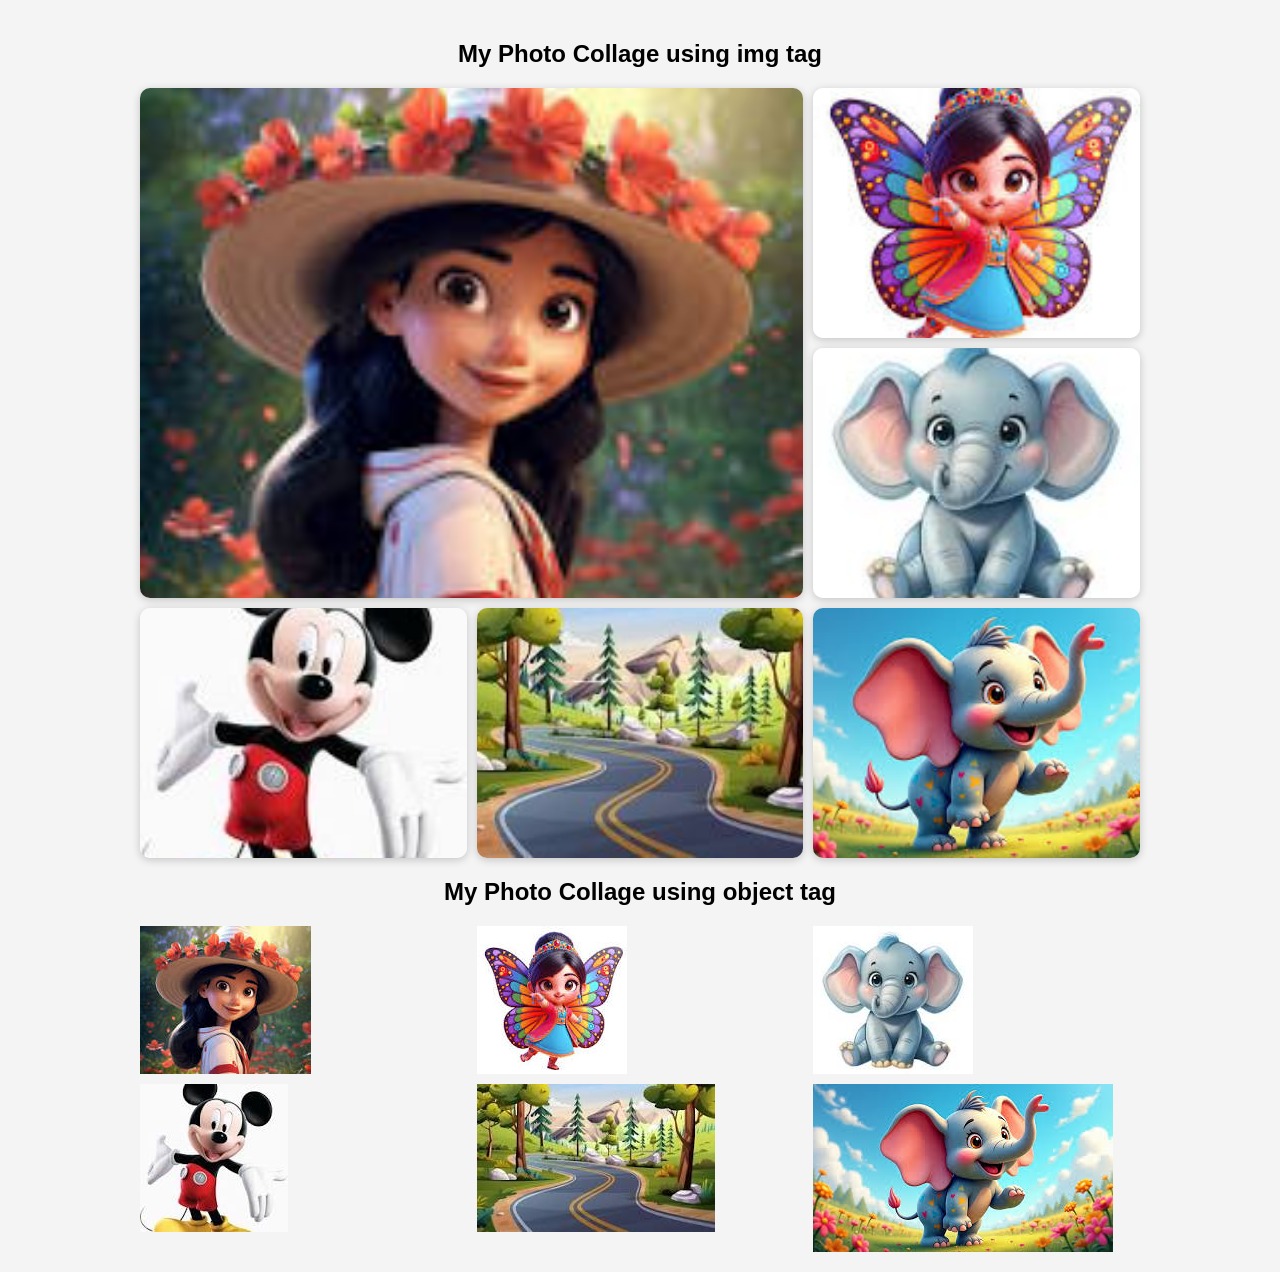
<file: src/collage.html>
<!DOCTYPE html>
<html lang="en">
<head>
<meta charset="UTF-8">
<meta name="viewport" content="width=device-width, initial-scale=1.0">
<title>Photo Collage</title>
<style>
    body {
        margin: 0;
        padding: 20px;
        background: #f4f4f4;
        font-family: Arial, sans-serif;
    }

    .collage {
        display: grid;
        grid-template-columns: repeat(3, 1fr);
        gap: 10px;
        max-width: 1000px;
        margin: auto;
    }

    .collage img {
        width: 100%;
        height: 250px;
        object-fit: cover;
        border-radius: 10px;
        box-shadow: 0 2px 8px rgba(0,0,0,0.2);
    }

    .large {
        grid-column: span 2;
        grid-row: span 2;
        height: 510px !important;
    }
</style>
</head>
<body>

<h2 style="text-align:center;">My Photo Collage using img tag</h2>

<div class="collage">
    <img src="../media/image/Photo1.jpg" alt="Photo 1" class="large">
    <img src="../media/image/Photo2.jpg" alt="Photo 2">
    <img src="../media/image/Photo3.jpg" alt="Photo 3">
    <img src="../media/image/Photo4.jpg" alt="Photo 4">
    <img src="../media/image/Photo5.jpg" alt="Photo 5">
    <img src="../media/image/Photo6.jpg" alt="Photo 6">
</div>

<h2 style="text-align:center;">My Photo Collage using object tag</h2>

<div class="collage">

    <object data="../media/image/Photo1.jpg"></object>
    <object data="../media/image/Photo2.jpg"></object>
    <object data="../media/image/Photo3.jpg"></object>
    <object data="../media/image/Photo4.jpg"></object>
    <object data="../media/image/Photo5.jpg"></object>
    <object data="../media/image/Photo6.jpg"></object>
</div>

</body>
</html>
</file>
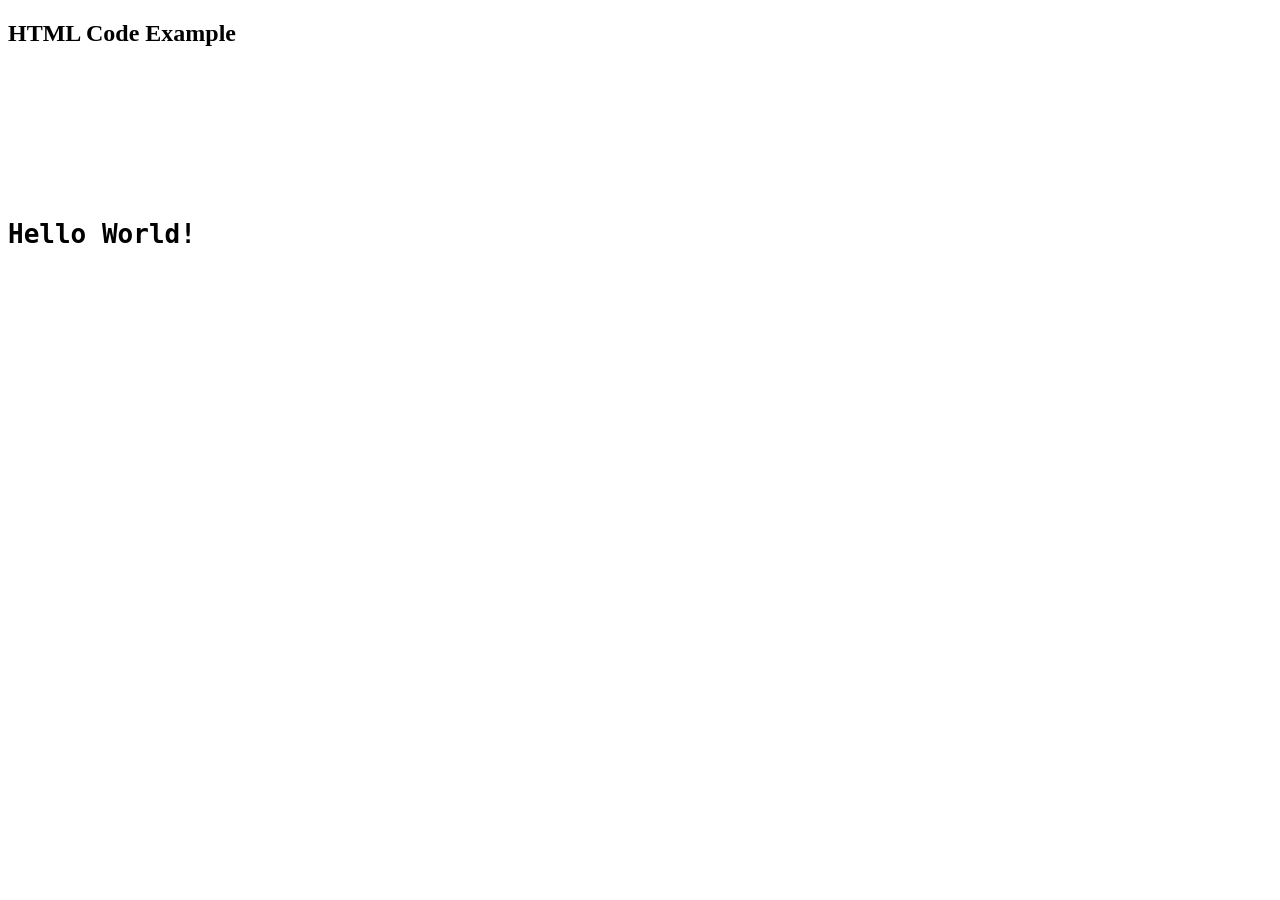
<file: src/embed_code.html>
<!DOCTYPE html>
<html lang="en">
<head>
    <meta charset="UTF-8">
    <meta name="viewport" content="width=device-width, initial-scale=1.0">
    <title>Embedding My Code</title>
</head>
<body>
    <h2>HTML Code Example</h2>

    <pre><code>

    <!DOCTYPE html>
    <html>
    <head>
        <title>My code Page</title>
    </head>
    <body>
        <h1>Hello World!</h1>
    </body>
    </html>

    </code></pre>

</body>
</html>
</file>
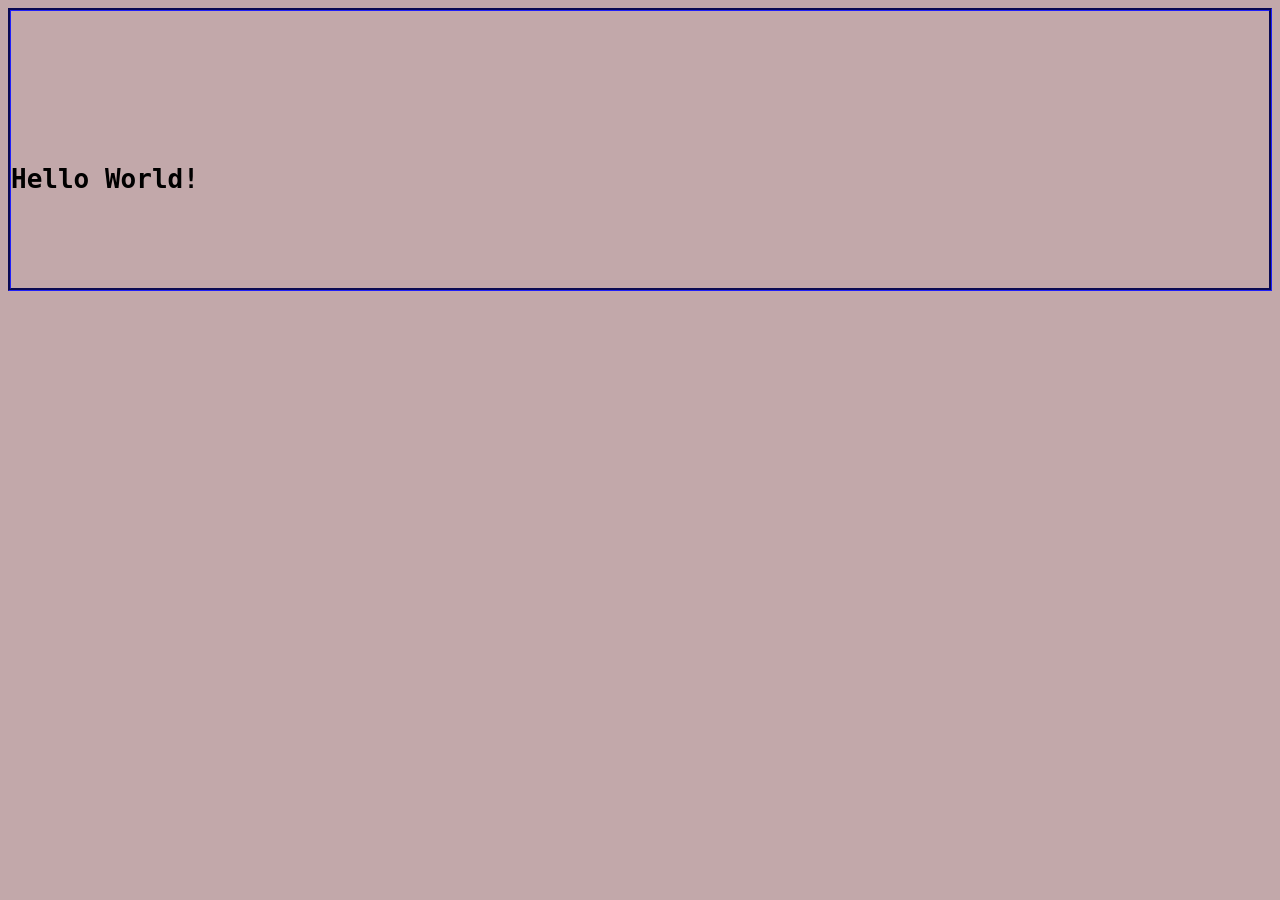
<file: src/snippet.html>
<!DOCTYPE html>
<html lang="en">
<head>
    <meta charset="UTF-8">
    <meta name="viewport" content="width=device-width, initial-scale=1.0">
    <title>Document</title>
</head>
<body style="background-color:#c2a8aa; border: #1515a5; border-style: groove; border-width:4;">
    <p style="color: black; column-count:2px; column-gap:10px">
        <pre><code>
            <!DOCTYPE html>
            <html>
            <head>
                <title>My Page</title>
            </head>
            <body>
                <h1>Hello World!</h1>
            </body>
            </html>
        </code></pre>
        </p>
</body>
</html>
</file>
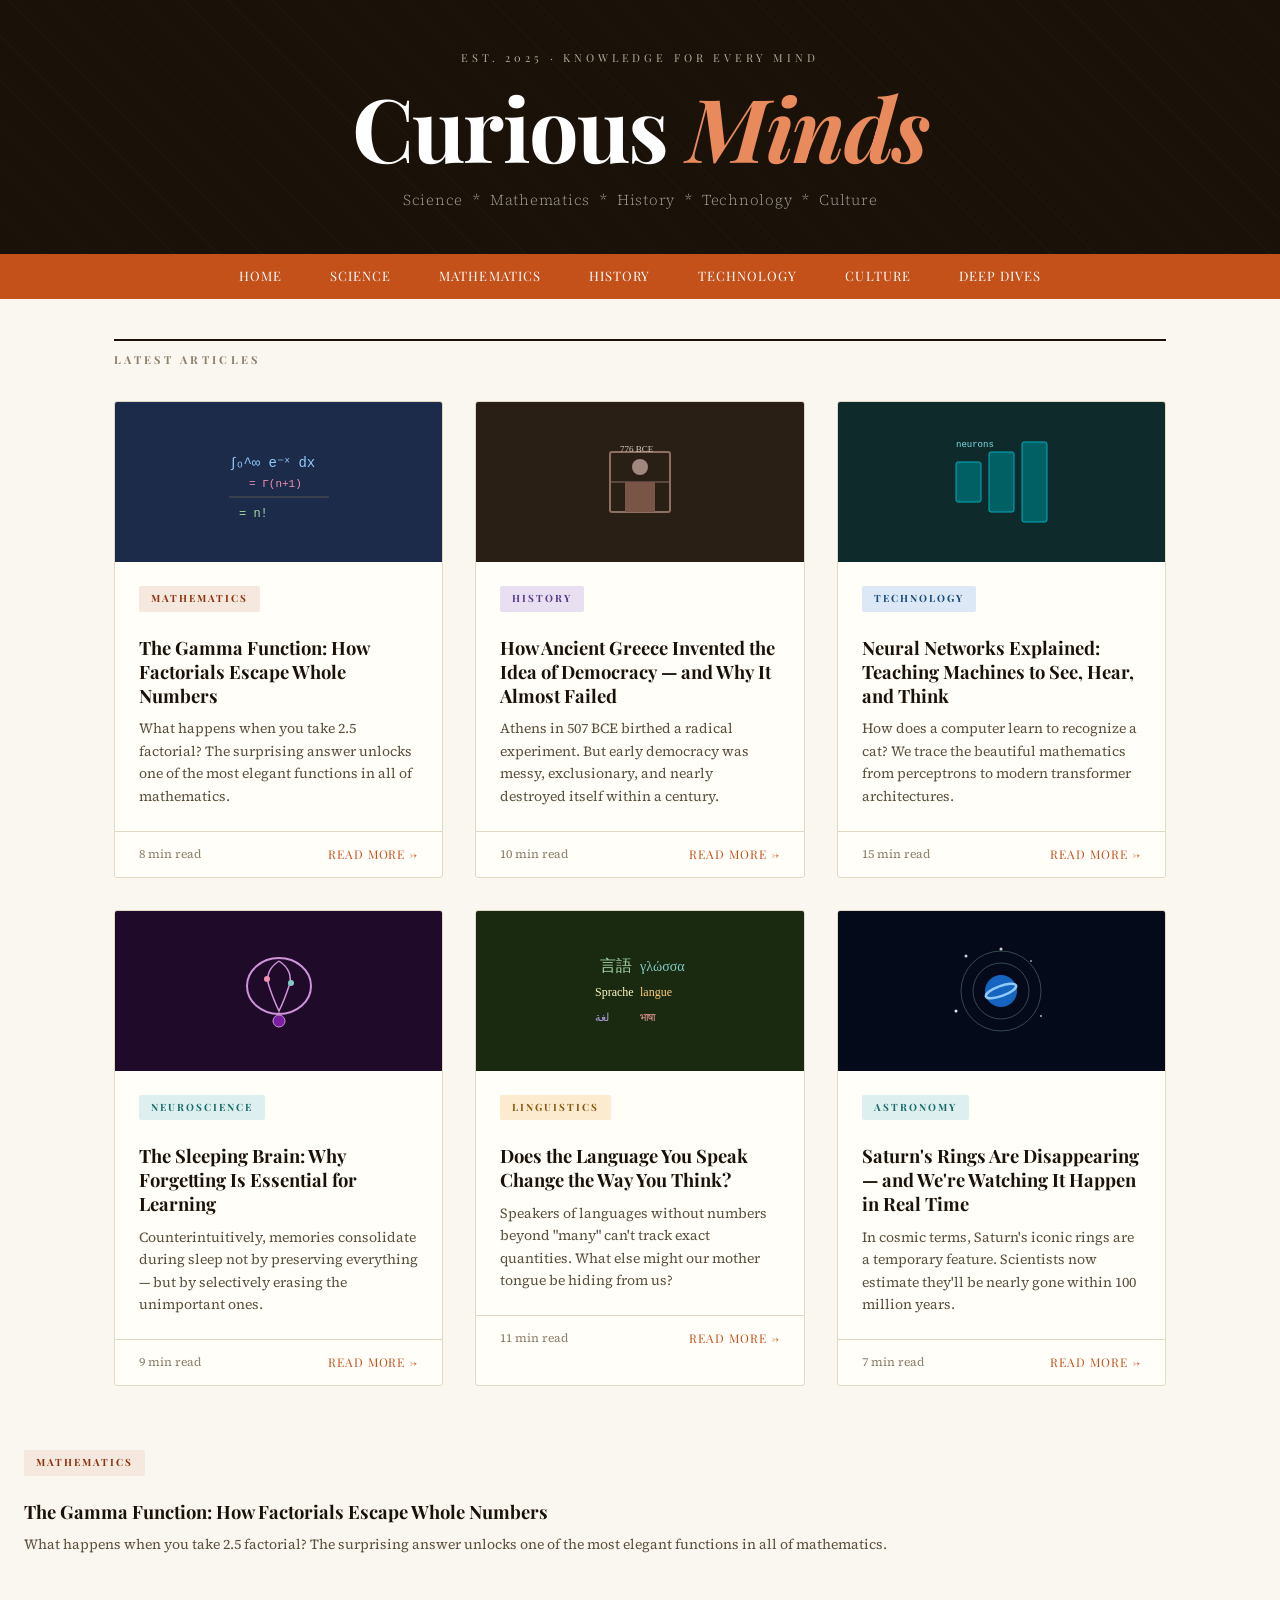
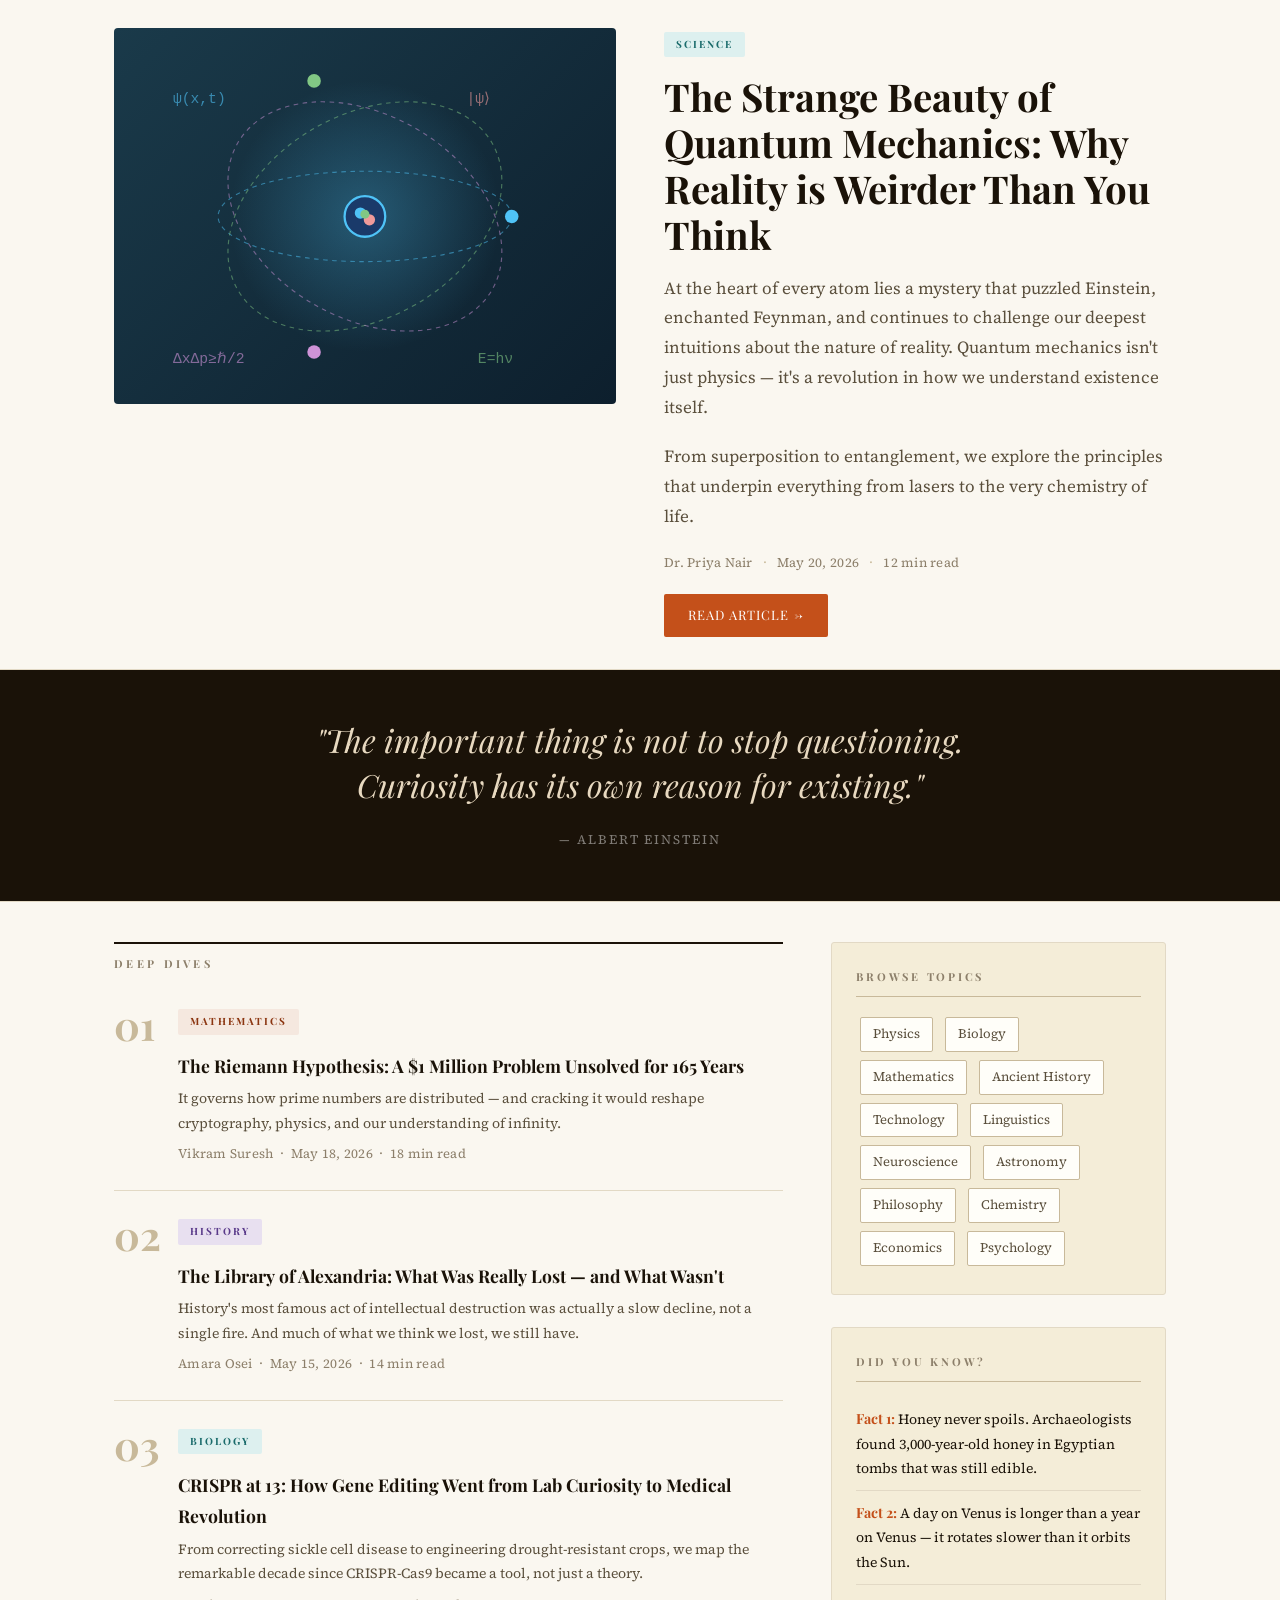
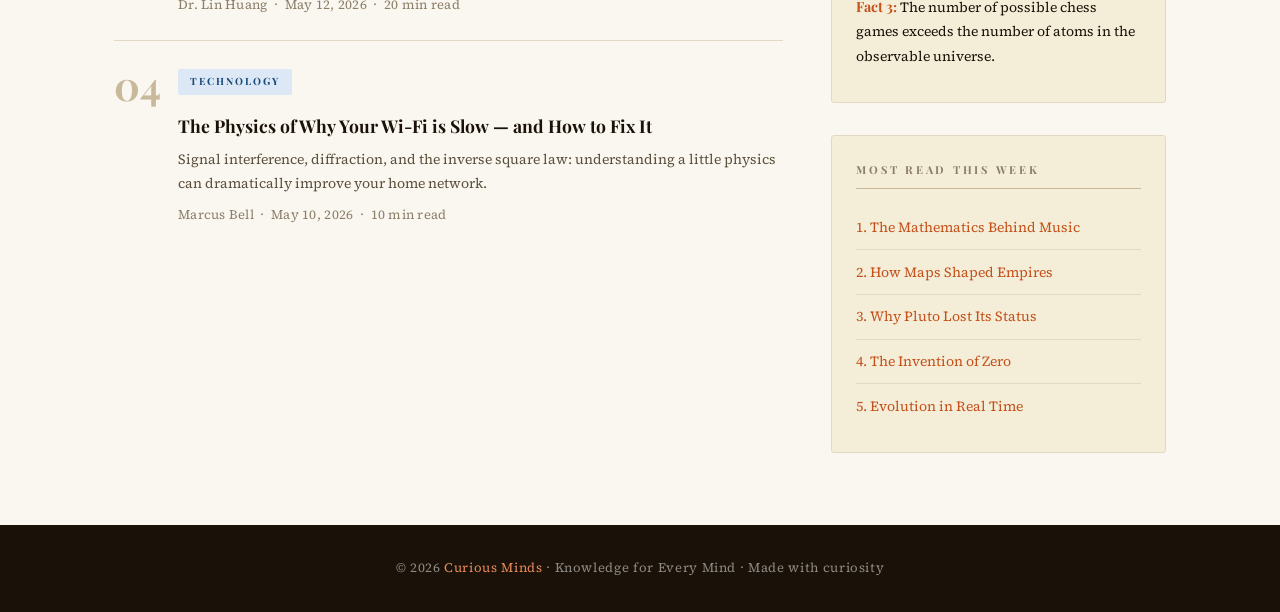
<file: src/usgchtgpt.html>
<!DOCTYPE html>
<html lang="en">
<head>
    <meta charset="UTF-8">
    <meta name="viewport" content="width=device-width, initial-scale=1.0">
    
  <title>Curious Minds — Educational Blog</title>
  <link href="https://fonts.googleapis.com/css2?family=Playfair+Display:ital,wght@0,400;0,700;1,400&family=Source+Serif+4:ital,opsz,wght@0,8..60,300;0,8..60,400;1,8..60,300&display=swap" rel="stylesheet">
  <style>
  :root {
    --ink: #1a1208;
    --ink-muted: #5a4f3c;
    --ink-faint: #8c7f6a;
    --paper: #faf7f0;
    --paper-warm: #f4edd8;
    --paper-card: #fffef9;
    --accent: #c4501a;
    --accent-light: #f5e8df;
    --accent-dark: #8b3510;
    --teal: #1a6b6b;
    --teal-light: #ddf0ef;
    --border: #e2d9c5;
    --border-strong: #c8b99a;
  }

  * { box-sizing: border-box; margin: 0; padding: 0; }

  body {
    background: var(--paper);
    color: var(--ink);
    font-family: 'Source Serif 4', Georgia, serif;
    font-size: 17px;
    line-height: 1.75;
    min-height: 100vh;
  }

  /* Masthead */
  .masthead {
    background: var(--ink);
    color: var(--paper);
    text-align: center;
    padding: 3rem 2rem 2.5rem;
    position: relative;
    overflow: hidden;
  }
  .masthead::before {
    content: '';
    position: absolute;
    inset: 0;
    background: repeating-linear-gradient(
      45deg,
      transparent,
      transparent 30px,
      rgba(255,255,255,0.015) 30px,
      rgba(255,255,255,0.015) 31px
    );
  }
  .masthead-label {
    font-family: 'Playfair Display', serif;
    font-size: 11px;
    letter-spacing: 0.35em;
    text-transform: uppercase;
    color: var(--paper-warm);
    opacity: 0.7;
    margin-bottom: 1rem;
  }
  .masthead h1 {
    font-family: 'Playfair Display', serif;
    font-size: clamp(3rem, 8vw, 5.5rem);
    font-weight: 700;
    letter-spacing: -0.02em;
    line-height: 1;
    margin-bottom: 0.75rem;
    color: #fff;
  }
  .masthead h1 em {
    color: #e88a5b;
    font-style: italic;
  }
  .masthead-sub {
    font-size: 15px;
    color: rgba(255,255,255,0.6);
    font-weight: 300;
    letter-spacing: 0.05em;
    margin-top: 1rem;
  }
  .nav-strip {
    background: var(--accent);
    display: flex;
    justify-content: center;
    gap: 0;
    overflow-x: auto;
  }
  .nav-strip a {
    color: #fff;
    text-decoration: none;
    font-family: 'Playfair Display', serif;
    font-size: 13px;
    letter-spacing: 0.08em;
    text-transform: uppercase;
    padding: 0.7rem 1.5rem;
    transition: background 0.2s;
    white-space: nowrap;
  }
  .nav-strip a:hover { background: var(--accent-dark); }

  /* Layout */
  .container { max-width: 1100px; margin: 0 auto; padding: 0 1.5rem; }

  /* Hero Article */
  .hero-section {
    padding: 3rem 0 2rem;
    border-bottom: 1px solid var(--border);
  }
  .hero-grid {
    display: grid;
    grid-template-columns: 1fr 1fr;
    gap: 3rem;
    align-items: start;
  }
  @media (max-width: 720px) {
    .hero-grid { grid-template-columns: 1fr; gap: 2rem; }
    .masthead h1 { font-size: 2.8rem; }
  }
  .hero-visual {
    background: linear-gradient(135deg, #1a3a4a 0%, #0d1f2d 100%);
    border-radius: 4px;
    aspect-ratio: 4/3;
    display: flex;
    align-items: center;
    justify-content: center;
    position: relative;
    overflow: hidden;
  }
  .hero-visual svg { width: 90%; height: 90%; }
  .tag {
    display: inline-block;
    font-family: 'Playfair Display', serif;
    font-size: 10px;
    letter-spacing: 0.2em;
    text-transform: uppercase;
    padding: 4px 12px;
    border-radius: 2px;
    margin-bottom: 1rem;
    font-weight: 700;
  }
  .tag-science { background: var(--teal-light); color: var(--teal); }
  .tag-math { background: var(--accent-light); color: var(--accent-dark); }
  .tag-history { background: #e8e0f0; color: #5a3a8a; }
  .tag-tech { background: #dce8f5; color: #1a4a7a; }
  .tag-culture { background: #fdebd0; color: #8a5a10; }

  .hero-text h2 {
    font-family: 'Playfair Display', serif;
    font-size: clamp(1.6rem, 3vw, 2.4rem);
    font-weight: 700;
    line-height: 1.2;
    margin-bottom: 1rem;
    color: var(--ink);
  }
  .hero-text p { color: var(--ink-muted); margin-bottom: 1.25rem; }
  .byline {
    font-size: 13px;
    color: var(--ink-faint);
    letter-spacing: 0.02em;
    display: flex;
    align-items: center;
    gap: 10px;
  }
  .byline-dot { color: var(--border-strong); }
  .read-more {
    display: inline-block;
    margin-top: 1.25rem;
    padding: 10px 24px;
    background: var(--accent);
    color: #fff;
    text-decoration: none;
    font-family: 'Playfair Display', serif;
    font-size: 13px;
    letter-spacing: 0.08em;
    text-transform: uppercase;
    border-radius: 2px;
    transition: background 0.2s;
  }
  .read-more:hover { background: var(--accent-dark); }

  /* Section Title */
  .section-title {
    font-family: 'Playfair Display', serif;
    font-size: 11px;
    letter-spacing: 0.3em;
    text-transform: uppercase;
    color: var(--ink-faint);
    border-top: 2px solid var(--ink);
    padding-top: 0.6rem;
    margin-bottom: 2rem;
  }

  /* Article Grid */
  .articles-section { padding: 2.5rem 0; }
  .grid-3 {
    display: grid;
    grid-template-columns: repeat(auto-fit, minmax(280px, 1fr));
    gap: 2rem;
  }
  .article-card {
    background: var(--paper-card);
    border: 1px solid var(--border);
    border-radius: 3px;
    overflow: hidden;
    transition: box-shadow 0.2s, transform 0.2s;
  }
  .article-card:hover {
    box-shadow: 4px 6px 0 0 var(--border-strong);
    transform: translate(-2px, -2px);
  }
  .card-visual {
    height: 160px;
    display: flex;
    align-items: center;
    justify-content: center;
    font-size: 4rem;
    position: relative;
    overflow: hidden;
  }
  .cv-math { background: #1c2b4a; }
  .cv-history { background: #2a1f14; }
  .cv-tech { background: #0f2a2a; }
  .cv-brain { background: #1f0a2a; }
  .cv-lang { background: #1a2a10; }
  .cv-space { background: #050a1a; }
  .card-body { padding: 1.25rem 1.5rem 1.5rem; }
  .card-body h3 {
    font-family: 'Playfair Display', serif;
    font-size: 1.15rem;
    line-height: 1.3;
    margin: 0.5rem 0 0.6rem;
  }
  .card-body p {
    font-size: 14px;
    color: var(--ink-muted);
    line-height: 1.6;
  }
  .card-footer {
    display: flex;
    justify-content: space-between;
    align-items: center;
    padding: 0.75rem 1.5rem;
    border-top: 1px solid var(--border);
    font-size: 12px;
    color: var(--ink-faint);
  }
  .card-footer a {
    color: var(--accent);
    text-decoration: none;
    font-family: 'Playfair Display', serif;
    font-size: 12px;
    letter-spacing: 0.08em;
    text-transform: uppercase;
  }

  /* Quote Banner */
  .quote-banner {
    background: var(--ink);
    color: var(--paper);
    padding: 3rem 2rem;
    text-align: center;
    margin: 0;
  }
  .quote-banner blockquote {
    font-family: 'Playfair Display', serif;
    font-size: clamp(1.4rem, 3vw, 2rem);
    font-style: italic;
    max-width: 700px;
    margin: 0 auto 1rem;
    line-height: 1.4;
    color: #e8d9c0;
  }
  .quote-banner cite {
    font-size: 13px;
    letter-spacing: 0.15em;
    text-transform: uppercase;
    color: rgba(255,255,255,0.45);
    font-style: normal;
  }

  /* Long-form section */
  .longform-section { padding: 2.5rem 0; border-top: 1px solid var(--border); }
  .longform-grid {
    display: grid;
    grid-template-columns: 2fr 1fr;
    gap: 3rem;
  }
  @media (max-width: 720px) { .longform-grid { grid-template-columns: 1fr; } }
  .longform-card {
    display: flex;
    gap: 1.5rem;
    padding-bottom: 1.5rem;
    border-bottom: 1px solid var(--border);
    margin-bottom: 1.5rem;
  }
  .longform-card:last-child { border-bottom: none; margin-bottom: 0; }
  .lf-number {
    font-family: 'Playfair Display', serif;
    font-size: 2.5rem;
    font-weight: 700;
    color: var(--border-strong);
    line-height: 1;
    flex-shrink: 0;
    width: 2.5rem;
    text-align: right;
  }
  .lf-content h3 {
    font-family: 'Playfair Display', serif;
    font-size: 1.1rem;
    margin-bottom: 0.3rem;
  }
  .lf-content p { font-size: 14px; color: var(--ink-muted); }

  /* Sidebar */
  .sidebar-widget {
    background: var(--paper-warm);
    border: 1px solid var(--border);
    border-radius: 3px;
    padding: 1.5rem;
    margin-bottom: 2rem;
  }
  .sidebar-widget h4 {
    font-family: 'Playfair Display', serif;
    font-size: 11px;
    letter-spacing: 0.25em;
    text-transform: uppercase;
    color: var(--ink-faint);
    border-bottom: 1px solid var(--border-strong);
    padding-bottom: 0.6rem;
    margin-bottom: 1rem;
  }
  .topic-pill {
    display: inline-block;
    padding: 5px 12px;
    margin: 4px;
    background: var(--paper-card);
    border: 1px solid var(--border-strong);
    border-radius: 2px;
    font-size: 13px;
    color: var(--ink-muted);
    text-decoration: none;
    transition: all 0.15s;
  }
  .topic-pill:hover { background: var(--accent); color: #fff; border-color: var(--accent); }
  .fact-item {
    padding: 0.6rem 0;
    border-bottom: 1px solid var(--border);
    font-size: 14px;
  }
  .fact-item:last-child { border-bottom: none; }
  .fact-item strong { color: var(--accent); font-family: 'Playfair Display', serif; }

  /* Footer */
  footer {
    background: var(--ink);
    color: rgba(255,255,255,0.5);
    text-align: center;
    padding: 2rem;
    font-size: 13px;
    letter-spacing: 0.05em;
    margin-top: 0;
  }
  footer span { color: #e88a5b; }
  </style>
</head>

<body>

<header class="masthead">
  <p class="masthead-label">Est. 2025 · Knowledge for Every Mind</p>
  <h1>Curious <em>Minds</em></h1>
  <p class="masthead-sub">
    Science &nbsp;*&nbsp; Mathematics &nbsp;*&nbsp; History &nbsp;*&nbsp; Technology &nbsp;*&nbsp; Culture</p>
</header>

<nav class="nav-strip">
  <a href="#">Home</a>
  <a href="#">Science</a>
  <a href="#">Mathematics</a>
  <a href="#">History</a>
  <a href="#">Technology</a>
  <a href="#">Culture</a>
  <a href="#">Deep Dives</a>
</nav>


<!-- Article Cards Grid -->
<section class="articles-section">
  <div class="container">
    <h2 class="section-title">Latest Articles</h2>
    <div class="grid-3">

      <article class="article-card">

        <div class="card-visual cv-math">
          <svg width="120" height="100" viewBox="0 0 120 100" xmlns="http://www.w3.org/2000/svg">
            <text x="10" y="35" fill="#90caf9" font-size="14" font-family="monospace">∫₀^∞ e⁻ˣ dx</text>
            <text x="30" y="55" fill="#f48fb1" font-size="11" font-family="monospace">= Γ(n+1)</text>
            <line x1="10" y1="65" x2="110" y2="65" stroke="#555" stroke-width="1"/>
            <text x="20" y="85" fill="#a5d6a7" font-size="12" font-family="monospace">= n!</text>
          </svg>
        </div>

        <div class="card-body">
          <span class="tag tag-math">Mathematics</span>
          <h3>The Gamma Function: How Factorials Escape Whole Numbers</h3>
          <p>What happens when you take 2.5 factorial? The surprising answer unlocks one of the most elegant functions in all of mathematics.</p>
        </div>

        <div class="card-footer">
          <span>8 min read</span>
          <a href="#">Read More →</a>
        </div>
      </article>

      <article class="article-card">

        <div class="card-visual cv-history">
          <svg width="100" height="100" viewBox="0 0 100 100" xmlns="http://www.w3.org/2000/svg">
            <rect x="20" y="20" width="60" height="60" fill="none" stroke="#8d6e63" stroke-width="2" rx="2"/>
            <line x1="20" y1="50" x2="80" y2="50" stroke="#8d6e63" stroke-width="1"/>
            <circle cx="50" cy="35" r="8" fill="#a1887f"/>
            <rect x="35" y="50" width="30" height="30" fill="#795548" rx="1"/>
            <text x="30" y="20" fill="#d7ccc8" font-size="9" font-family="serif">776 BCE</text>
          </svg>
        </div>

        <div class="card-body">
          <span class="tag tag-history">History</span>
          <h3>How Ancient Greece Invented the Idea of Democracy — and Why It Almost Failed</h3>
          <p>Athens in 507 BCE birthed a radical experiment. But early democracy was messy, exclusionary, and nearly destroyed itself within a century.</p>
        </div>

        <div class="card-footer">
          <span>10 min read</span>
          <a href="#">Read More →</a>
        </div>

      </article>

      <article class="article-card">

        <div class="card-visual cv-tech">
          <svg width="110" height="100" viewBox="0 0 110 100" xmlns="http://www.w3.org/2000/svg">
            <rect x="10" y="30" width="25" height="40" rx="2" fill="#006064" stroke="#00acc1" stroke-width="1"/>
            <rect x="43" y="20" width="25" height="60" rx="2" fill="#006064" stroke="#00acc1" stroke-width="1"/>
            <rect x="76" y="10" width="25" height="80" rx="2" fill="#006064" stroke="#00acc1" stroke-width="1"/>
            <text x="10" y="15" fill="#80deea" font-size="9" font-family="monospace">neurons</text>
          </svg>
        </div>

        <div class="card-body">
          <span class="tag tag-tech">Technology</span>
          <h3>Neural Networks Explained: Teaching Machines to See, Hear, and Think</h3>
          <p>How does a computer learn to recognize a cat? We trace the beautiful mathematics from perceptrons to modern transformer architectures.</p>
        </div>

        <div class="card-footer">
          <span>15 min read</span>
          <a href="#">Read More →</a>
        </div>

      </article>

      <article class="article-card">

        <div class="card-visual cv-brain">
          <svg width="100" height="100" viewBox="0 0 100 100" xmlns="http://www.w3.org/2000/svg">
            <ellipse cx="50" cy="45" rx="32" ry="28" fill="none" stroke="#ce93d8" stroke-width="2"/>
            <path d="M50 20 Q65 30 60 45 Q55 60 50 70" fill="none" stroke="#ce93d8" stroke-width="1.5"/>
            <path d="M50 20 Q35 30 40 45 Q45 60 50 70" fill="none" stroke="#ce93d8" stroke-width="1.5"/>
            <circle cx="50" cy="80" r="6" fill="#7b1fa2" stroke="#ce93d8" stroke-width="1"/>
            <line x1="50" y1="74" x2="50" y2="70" stroke="#ce93d8" stroke-width="1"/>
            <circle cx="38" cy="38" r="3" fill="#f48fb1"/>
            <circle cx="62" cy="42" r="3" fill="#80cbc4"/>
          </svg>
        </div>

        <div class="card-body">
          <span class="tag tag-science">Neuroscience</span>
          <h3>The Sleeping Brain: Why Forgetting Is Essential for Learning</h3>
          <p>Counterintuitively, memories consolidate during sleep not by preserving everything — but by selectively erasing the unimportant ones.</p>
        </div>

        <div class="card-footer">
          <span>9 min read</span>
          <a href="#">Read More →</a>
        </div>

      </article>

      <article class="article-card">

        <div class="card-visual cv-lang">
          <svg width="110" height="100" viewBox="0 0 110 100" xmlns="http://www.w3.org/2000/svg">
            <text x="15" y="30" fill="#a5d6a7" font-size="16" font-family="serif">言語</text>
            <text x="55" y="30" fill="#80cbc4" font-size="14" font-family="serif">γλώσσα</text>
            <text x="10" y="55" fill="#fff9c4" font-size="12" font-family="serif">Sprache</text>
            <text x="55" y="55" fill="#ffcc80" font-size="12" font-family="serif">langue</text>
            <text x="10" y="80" fill="#b39ddb" font-size="11" font-family="serif">لغة</text>
            <text x="55" y="80" fill="#ef9a9a" font-size="11" font-family="serif">भाषा</text>
          </svg>
        </div>

        <div class="card-body">
          <span class="tag tag-culture">Linguistics</span>
          <h3>Does the Language You Speak Change the Way You Think?</h3>
          <p>Speakers of languages without numbers beyond "many" can't track exact quantities. What else might our mother tongue be hiding from us?</p>
        </div>

        <div class="card-footer">
          <span>11 min read</span>
          <a href="#">Read More →</a>
        </div>

      </article>

      <article class="article-card">

        <div class="card-visual cv-space">
          <svg width="110" height="100" viewBox="0 0 110 100" xmlns="http://www.w3.org/2000/svg">
            <circle cx="55" cy="50" r="40" fill="none" stroke="#37474f" stroke-width="1"/>
            <circle cx="55" cy="50" r="28" fill="none" stroke="#37474f" stroke-width="1"/>
            
            <!-- Star field -->
            <circle cx="20" cy="15" r="1.5" fill="white" opacity="0.8"/>
            <circle cx="85" cy="20" r="1" fill="white" opacity="0.6"/>
            <circle cx="10" cy="70" r="1.5" fill="white" opacity="0.9"/>
            <circle cx="95" cy="75" r="1" fill="white" opacity="0.7"/>
            <circle cx="55" cy="8" r="1.5" fill="white" opacity="0.8"/>
            
            <!-- Planet -->
            <circle cx="55" cy="50" r="16" fill="#1565c0"/>
            <ellipse cx="55" cy="50" rx="16" ry="5" fill="none" stroke="#90caf9" stroke-width="2.5" transform="rotate(-20 55 50)"/>
          </svg>
        </div>

        <div class="card-body">
          <span class="tag tag-science">Astronomy</span>
          <h3>Saturn's Rings Are Disappearing — and We're Watching It Happen in Real Time</h3>
          <p>In cosmic terms, Saturn's iconic rings are a temporary feature. Scientists now estimate they'll be nearly gone within 100 million years.</p>
        </div>

        <div class="card-footer">
          <span>7 min read</span>
          <a href="#">Read More →</a>
        </div>

      </article>

    </div>

  </div>

</section>


<div class="card-body">
          <span class="tag tag-math">Mathematics</span>
          <h3>The Gamma Function: How Factorials Escape Whole Numbers</h3>
          <p>What happens when you take 2.5 factorial? The surprising answer unlocks one of the most elegant functions in all of mathematics.</p>
</div>

<!-- Hero -->
<section class="hero-section">
  <div class="container">
 
    <div class="hero-grid">
 
      <div class="hero-visual">
        <svg viewBox="0 0 400 300" xmlns="http://www.w3.org/2000/svg">
          
          <!-- Quantum wave illustration -->
          <defs>
            <radialGradient id="glow" cx="50%" cy="50%" r="50%">
              <stop offset="0%" stop-color="#4fc3f7" stop-opacity="0.3"/>
              <stop offset="100%" stop-color="#4fc3f7" stop-opacity="0"/>
            </radialGradient>
          </defs>
          
          <circle cx="200" cy="150" r="120" fill="url(#glow)"/>
          
          <!-- Orbital rings -->
          <ellipse cx="200" cy="150" rx="130" ry="40" fill="none" stroke="#4fc3f7" stroke-width="1" stroke-dasharray="4,4" opacity="0.5"/>
          <ellipse cx="200" cy="150" rx="90" ry="130" fill="none" stroke="#81c784" stroke-width="1" stroke-dasharray="4,4" opacity="0.5" transform="rotate(60 200 150)"/>
          <ellipse cx="200" cy="150" rx="90" ry="130" fill="none" stroke="#ce93d8" stroke-width="1" stroke-dasharray="4,4" opacity="0.5" transform="rotate(-60 200 150)"/>
          
          <!-- Nucleus -->
          <circle cx="200" cy="150" r="18" fill="#1a3a6a" stroke="#4fc3f7" stroke-width="2"/>
          <circle cx="196" cy="147" r="5" fill="#4fc3f7"/>
          <circle cx="204" cy="153" r="5" fill="#ef9a9a"/>
          <circle cx="200" cy="148" r="4" fill="#81c784"/>
          
          <!-- Electrons -->
          <circle cx="330" cy="150" r="6" fill="#4fc3f7"/>
          <circle cx="155" cy="30" r="6" fill="#81c784"/>
          <circle cx="155" cy="270" r="6" fill="#ce93d8"/>
          
          <!-- Decorative formula text -->
          <text x="30" y="50" fill="#4fc3f7" font-size="13" opacity="0.6" font-family="monospace">ψ(x,t)</text>
          <text x="300" y="280" fill="#81c784" font-size="13" opacity="0.6" font-family="monospace">E=hν</text>
          <text x="30" y="280" fill="#ce93d8" font-size="13" opacity="0.6" font-family="monospace">ΔxΔp≥ℏ/2</text>
          <text x="290" y="50" fill="#ef9a9a" font-size="13" opacity="0.6" font-family="monospace">|ψ⟩</text>
        </svg>
      </div>
 
      <div class="hero-text">
        <span class="tag tag-science">Science</span>
        <h2>The Strange Beauty of Quantum Mechanics: Why Reality is Weirder Than You Think</h2>
        <p>At the heart of every atom lies a mystery that puzzled Einstein, enchanted Feynman, and continues to challenge our deepest intuitions about the nature of reality. Quantum mechanics isn't just physics — it's a revolution in how we understand existence itself.</p>
        <p>From superposition to entanglement, we explore the principles that underpin everything from lasers to the very chemistry of life.</p>
 
        <div class="byline">
          <span>Dr. Priya Nair</span>
          <span class="byline-dot">·</span>
          <span>May 20, 2026</span>
          <span class="byline-dot">·</span>
          <span>12 min read</span>
        </div>
 
        <a href="#" class="read-more">Read Article →</a>
 
      </div>
    
    </div>
  
  </div>
</section>


<!-- Quote Banner -->
<div class="quote-banner">
  <blockquote>"The important thing is not to stop questioning. Curiosity has its own reason for existing."</blockquote>
  <cite>— Albert Einstein</cite>
</div>

<!-- Long-form + Sidebar -->
<section class="longform-section">
  
  <div class="container">
  
    <div class="longform-grid">
      <div>
        <h2 class="section-title">Deep Dives</h2>
  
        <div class="longform-card">
          <div class="lf-number">01</div>
          <div class="lf-content">
            <span class="tag tag-math">Mathematics</span>
            <h3>The Riemann Hypothesis: A $1 Million Problem Unsolved for 165 Years</h3>
            <p>It governs how prime numbers are distributed — and cracking it would reshape cryptography, physics, and our understanding of infinity.</p>
            <div class="byline" style="margin-top: 0.5rem;">Vikram Suresh &nbsp;·&nbsp; May 18, 2026 &nbsp;·&nbsp; 18 min read</div>
          </div>
        </div>
  
        <div class="longform-card">
          <div class="lf-number">02</div>
          <div class="lf-content">
            <span class="tag tag-history">History</span>
            <h3>The Library of Alexandria: What Was Really Lost — and What Wasn't</h3>
            <p>History's most famous act of intellectual destruction was actually a slow decline, not a single fire. And much of what we think we lost, we still have.</p>
            <div class="byline" style="margin-top: 0.5rem;">Amara Osei &nbsp;·&nbsp; May 15, 2026 &nbsp;·&nbsp; 14 min read</div>
          </div>
        </div>
  
        <div class="longform-card">
          <div class="lf-number">03</div>
          <div class="lf-content">
            <span class="tag tag-science">Biology</span>
            <h3>CRISPR at 13: How Gene Editing Went from Lab Curiosity to Medical Revolution</h3>
            <p>From correcting sickle cell disease to engineering drought-resistant crops, we map the remarkable decade since CRISPR-Cas9 became a tool, not just a theory.</p>
            <div class="byline" style="margin-top: 0.5rem;">Dr. Lin Huang &nbsp;·&nbsp; May 12, 2026 &nbsp;·&nbsp; 20 min read</div>
          </div>
        </div>
 
        <div class="longform-card">
          <div class="lf-number">04</div>
          <div class="lf-content">
            <span class="tag tag-tech">Technology</span>
            <h3>The Physics of Why Your Wi-Fi is Slow — and How to Fix It</h3>
            <p>Signal interference, diffraction, and the inverse square law: understanding a little physics can dramatically improve your home network.</p>
            <div class="byline" style="margin-top: 0.5rem;">Marcus Bell &nbsp;·&nbsp; May 10, 2026 &nbsp;·&nbsp; 10 min read</div>
          </div>
        </div>
 
      </div>

      <aside>
        <div class="sidebar-widget">
          <h4>Browse Topics</h4>
          <a href="#" class="topic-pill">Physics</a>
          <a href="#" class="topic-pill">Biology</a>
          <a href="#" class="topic-pill">Mathematics</a>
          <a href="#" class="topic-pill">Ancient History</a>
          <a href="#" class="topic-pill">Technology</a>
          <a href="#" class="topic-pill">Linguistics</a>
          <a href="#" class="topic-pill">Neuroscience</a>
          <a href="#" class="topic-pill">Astronomy</a>
          <a href="#" class="topic-pill">Philosophy</a>
          <a href="#" class="topic-pill">Chemistry</a>
          <a href="#" class="topic-pill">Economics</a>
          <a href="#" class="topic-pill">Psychology</a>
        </div>

        <div class="sidebar-widget">
          <h4>Did You Know?</h4>
          <div class="fact-item"><strong>Fact 1:</strong> Honey never spoils. Archaeologists found 3,000-year-old honey in Egyptian tombs that was still edible.</div>
          <div class="fact-item"><strong>Fact 2:</strong> A day on Venus is longer than a year on Venus — it rotates slower than it orbits the Sun.</div>
          <div class="fact-item"><strong>Fact 3:</strong> The number of possible chess games exceeds the number of atoms in the observable universe.</div>
        </div>

        <div class="sidebar-widget">
          <h4>Most Read This Week</h4>
          <div class="fact-item"><a href="#" style="color: var(--accent); text-decoration: none;">1. The Mathematics Behind Music</a></div>
          <div class="fact-item"><a href="#" style="color: var(--accent); text-decoration: none;">2. How Maps Shaped Empires</a></div>
          <div class="fact-item"><a href="#" style="color: var(--accent); text-decoration: none;">3. Why Pluto Lost Its Status</a></div>
          <div class="fact-item"><a href="#" style="color: var(--accent); text-decoration: none;">4. The Invention of Zero</a></div>
          <div class="fact-item"><a href="#" style="color: var(--accent); text-decoration: none;">5. Evolution in Real Time</a></div>
        </div>
      </aside>
    
    </div>
  </div>
</section>

<footer>
  <p>© 2026 <span>Curious Minds</span> · Knowledge for Every Mind · Made with curiosity</p>
</footer>

</body>
</html>
</file>
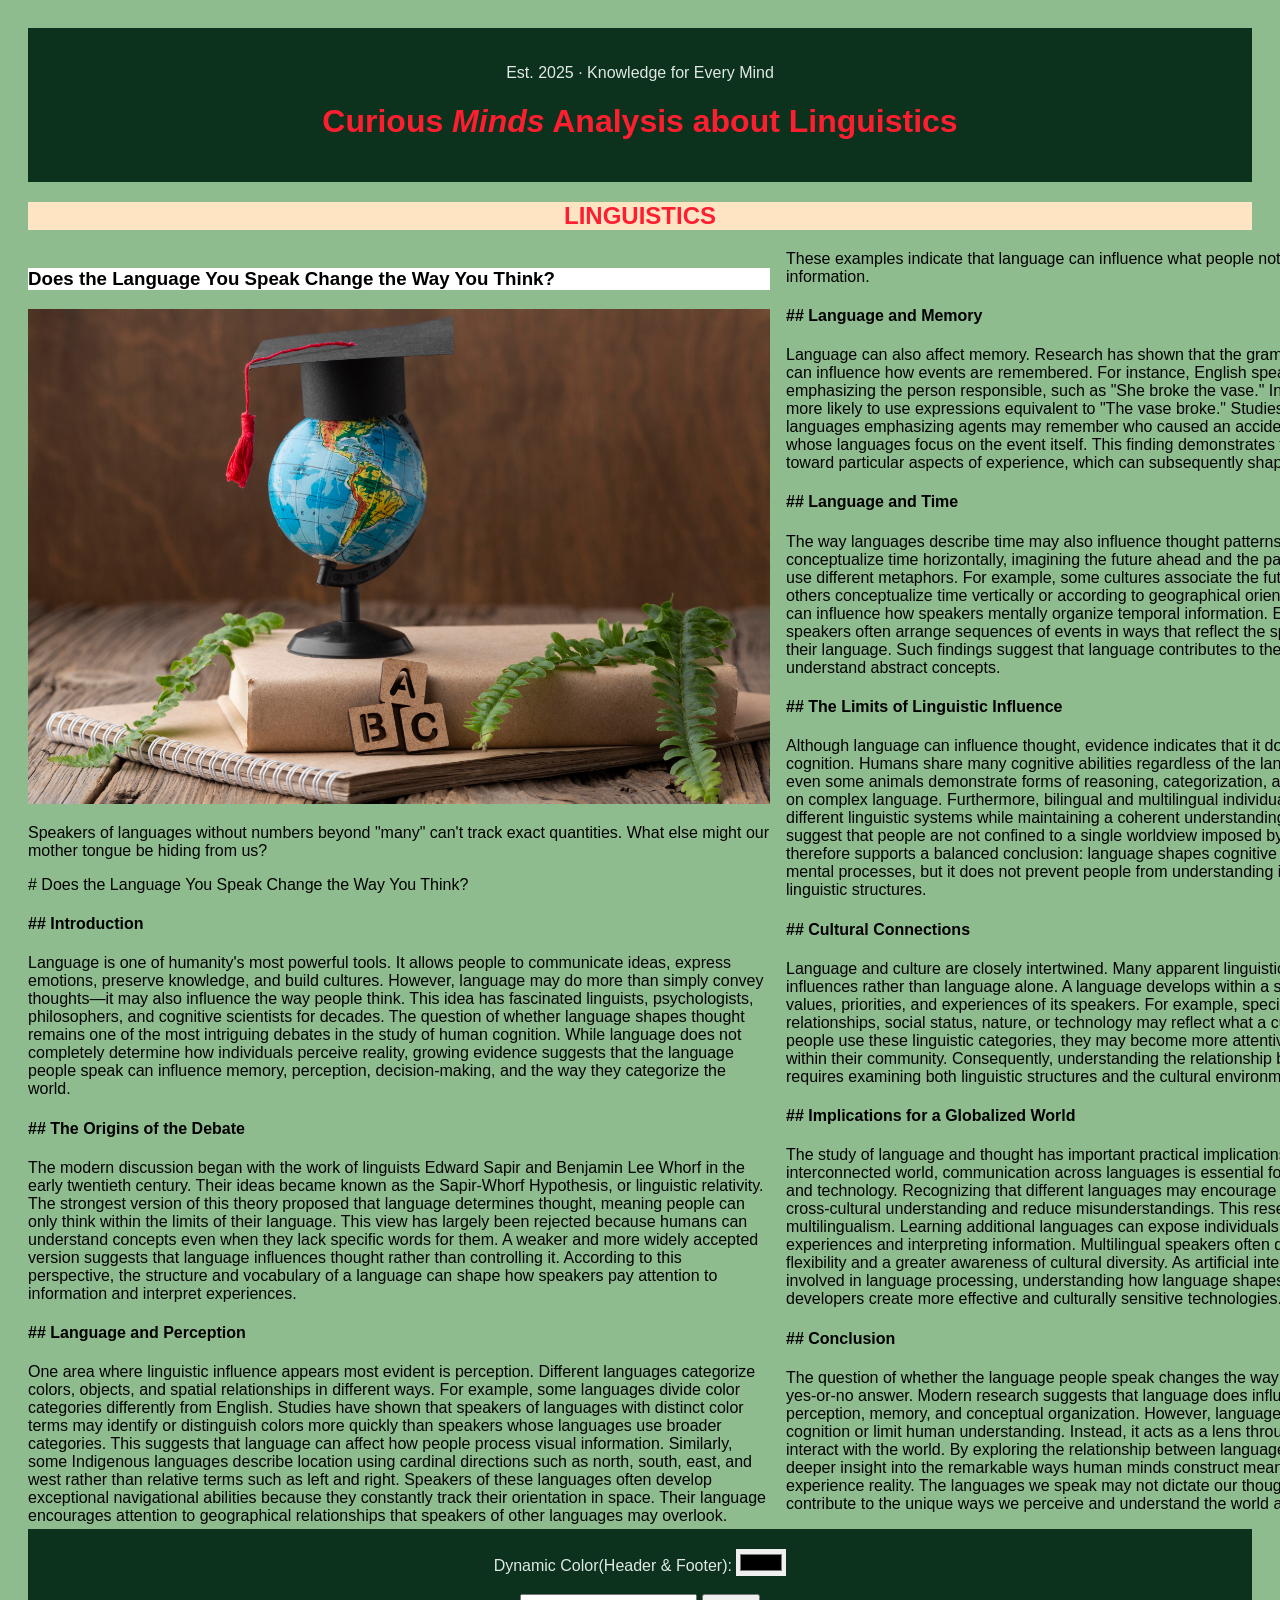
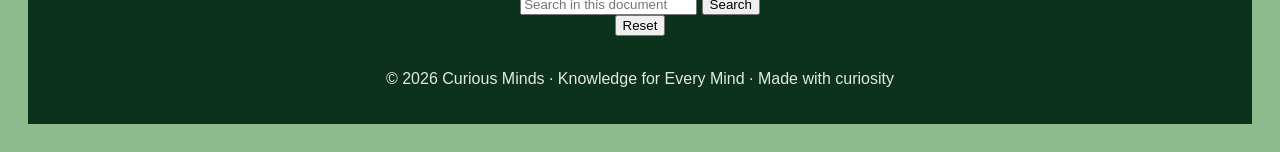
<file: src/html_files/linguistics.html>
<!DOCTYPE html>
<html lang="en">
<head>
    <meta charset="UTF-8">
    <meta name="viewport" content="width=device-width, initial-scale=1.0">
    <title>Linguistics</title>

        <style>
            header,footer {
                text-align: center;
                background-color: rgb(12, 49, 29);
                color:#e0e9e5;
                padding: 20px;
                margin:0rem ;
            }

                        body {
                font-family: Arial, sans-serif;
                padding: 20px;
            }

            mark {
                background-color: yellow;
                color: black;
            }

            h1{
                color:"#FFFf2F";
            }


        </style>
    </head>
 <body id="pageContent"  style="background-color:darkseagreen;">
    
    <header id="pageHeader" name="pageHeader">

        <p>Est. 2025 · Knowledge for Every Mind</p>
        <h1 style="color:#Fd1f2F">Curious <em>Minds</em> Analysis about Linguistics</h1>
    </header>

    <h2 id="heading2" style="color:#Fd1f2F; background-color: bisque; text-align: center;">LINGUISTICS</h2>
    <div id="fileContent" style="width:1500px; column-gap: normal; column-count: 2; column-width:500px; column-height:auto">
        <h3 style="color:black; background-color:white; text-align: left;">Does the Language You Speak Change the Way You Think?</h3>
        <img style="width:100%; height:100%; align-content:center"  src="../../media/image/arrangement-with-book-plants.jpg" alt="Arrangment with Bookplants">
        <p style="color:black">Speakers of languages without numbers beyond "many" can't track exact quantities. What else might our mother tongue be hiding from us?</p>
        <p># Does the Language You Speak Change the Way You Think?

            <h4>## Introduction</h4>
            
            Language is one of humanity's most powerful tools. It allows people to communicate ideas, express emotions, preserve
            knowledge, and build cultures. However, language may do more than simply convey thoughts—it may also influence the way
            people think. This idea has fascinated linguists, psychologists, philosophers, and cognitive scientists for decades. The
            question of whether language shapes thought remains one of the most intriguing debates in the study of human cognition.
            While language does not completely determine how individuals perceive reality, growing evidence suggests that the
            language people speak can influence memory, perception, decision-making, and the way they categorize the world.
            
            <h4>## The Origins of the Debate</h4>
            
            The modern discussion began with the work of linguists Edward Sapir and Benjamin Lee Whorf in the early twentieth
            century. Their ideas became known as the Sapir-Whorf Hypothesis, or linguistic relativity.
            
            The strongest version of this theory proposed that language determines thought, meaning people can only think within the
            limits of their language. This view has largely been rejected because humans can understand concepts even when they lack
            specific words for them.
            
            A weaker and more widely accepted version suggests that language influences thought rather than controlling it.
            According to this perspective, the structure and vocabulary of a language can shape how speakers pay attention to
            information and interpret experiences.
            
            <h4>## Language and Perception</h4>
            
            One area where linguistic influence appears most evident is perception. Different languages categorize colors, objects,
            and spatial relationships in different ways.
            
            For example, some languages divide color categories differently from English. Studies have shown that speakers of
            languages with distinct color terms may identify or distinguish colors more quickly than speakers whose languages use
            broader categories. This suggests that language can affect how people process visual information.
            
            Similarly, some Indigenous languages describe location using cardinal directions such as north, south, east, and west
            rather than relative terms such as left and right. Speakers of these languages often develop exceptional navigational
            abilities because they constantly track their orientation in space. Their language encourages attention to geographical
            relationships that speakers of other languages may overlook.
            
            These examples indicate that language can influence what people notice and how they organize sensory information.
            
            <h4>## Language and Memory</h4>
            
            Language can also affect memory. Research has shown that the grammatical structure of a language can influence how
            events are remembered.
            
            For instance, English speakers often describe accidents by emphasizing the person responsible, such as "She broke the
            vase." In contrast, some languages are more likely to use expressions equivalent to "The vase broke." Studies suggest
            that speakers of languages emphasizing agents may remember who caused an accident more accurately than speakers whose
            languages focus on the event itself.
            
            This finding demonstrates that language directs attention toward particular aspects of experience, which can
            subsequently shape memory formation and recall.
            
            <h4>## Language and Time</h4>
            
            The way languages describe time may also influence thought patterns. English speakers often conceptualize time
            horizontally, imagining the future ahead and the past behind. Other languages may use different metaphors.
            
            For example, some cultures associate the future with upward movement, while others conceptualize time vertically or
            according to geographical orientation. These linguistic differences can influence how speakers mentally organize
            temporal information.
            
            Experiments have shown that speakers often arrange sequences of events in ways that reflect the spatial metaphors
            embedded in their language. Such findings suggest that language contributes to the mental frameworks people use to
            understand abstract concepts.
            
            <h4>## The Limits of Linguistic Influence</h4>
            
            Although language can influence thought, evidence indicates that it does not completely determine cognition. Humans
            share many cognitive abilities regardless of the language they speak. Infants and even some animals demonstrate forms of
            reasoning, categorization, and problem-solving without relying on complex language.
            
            Furthermore, bilingual and multilingual individuals regularly switch between different linguistic systems while
            maintaining a coherent understanding of reality. Their experiences suggest that people are not confined to a single
            worldview imposed by language.
            
            Scientific research therefore supports a balanced conclusion: language shapes cognitive habits and influences certain
            mental processes, but it does not prevent people from understanding ideas that fall outside their linguistic structures.
            
            <h4>## Cultural Connections</h4>
            
            Language and culture are closely intertwined. Many apparent linguistic effects may partly reflect cultural influences
            rather than language alone. A language develops within a society and often reflects the values, priorities, and
            experiences of its speakers.
            
            For example, specialized vocabulary related to family relationships, social status, nature, or technology may reflect
            what a culture considers important. As people use these linguistic categories, they may become more attentive to the
            distinctions emphasized within their community.
            
            Consequently, understanding the relationship between language and thought requires examining both linguistic structures
            and the cultural environments in which they are used.
            
            <h4>## Implications for a Globalized World</h4>
            
            The study of language and thought has important practical implications. In an increasingly interconnected world,
            communication across languages is essential for diplomacy, education, business, and technology. Recognizing that
            different languages may encourage different perspectives can improve cross-cultural understanding and reduce
            misunderstandings.
            
            This research also highlights the value of multilingualism. Learning additional languages can expose individuals to
            alternative ways of categorizing experiences and interpreting information. Multilingual speakers often demonstrate
            increased cognitive flexibility and a greater awareness of cultural diversity.
            
            As artificial intelligence systems become more involved in language processing, understanding how language shapes
            cognition may also help developers create more effective and culturally sensitive technologies.
            
            <h4>## Conclusion</h4>
            
            The question of whether the language people speak changes the way they think does not have a simple yes-or-no answer.
            Modern research suggests that language does influence thought by shaping attention, perception, memory, and conceptual
            organization. However, language does not rigidly determine cognition or limit human understanding. Instead, it acts as a
            lens through which individuals interpret and interact with the world. By exploring the relationship between language and
            thought, researchers gain deeper insight into the remarkable ways human minds construct meaning, communicate ideas, and
            experience reality. The languages we speak may not dictate our thoughts, but they undoubtedly contribute to the unique
            ways we perceive and understand the world around us.
            </p>
    </div>
    
            <footer id="pageFooter" name="pageFooter">
                <label>Dynamic Color(Header & Footer):</label>
                <input type="color" id="HeaderFooterColor"  style="border:none" value="rgb(12, 49, 29)" name="HeaderFooterColor" onchange="setdynamicColor()";>
            
                <script>                
                    document.getElementById("HeaderFooterColor").addEventListener("input", function()
                    {
                    
                        document.getElementById("pageHeader").style.backgroundColor = this.value;
                        document.getElementById("pageFooter").style.backgroundColor = this.value;
                        document.getElementById("pageContent").style.backgroundColor = "#FFFFFF";
                        document.getElementById("heading2").style.color = this.value;
                    });
                </script>

                
                <br><br>
         
            
                <input name="searchInput" id="searchInput" placeholder="Search in this document" type="search">
                <button type="search" onclick="highlightText()">Search</button> <br>
                <form>
                    <button type="reset" onclick="clearHighlight()">Reset</button>                
                </form>

            <script>
                    function clearHighlight() 
                    {
                        const content = document.getElementById("fileContent");
                        const clrtext = "";

                        content.innerHTML = content.innerHTML
                            .replace(/<mark>/g, "")
                            .replace(/<\/mark>/g, "");
                    }

                    function highlightText() 
                    {
                        const searchTerm = document.getElementById("searchInput").value.trim();

                        clearHighlight();

                        if (!searchTerm) return;

                        const content = document.getElementById("fileContent");

                        const regex = new RegExp(searchTerm, "gi");

                        content.innerHTML = content.innerHTML.replace(
                            regex,
                            match => `<mark>${match}</mark>`
                        );
                    }
                
                    function Hig()
                    {
                        const searchTerm = document.getElementById("searchInput").value;
                        const content = document.getElementById("fileContent");

                        // Remove previous highlights
                        const originalText = content.textContent;
                        content.innerHTML = originalText;

                        if (searchTerm.trim() === "") return;

                        const regex = new RegExp(searchTerm, "gi");

                        content.innerHTML = originalText.replace(
                            regex,
                            match => `<mark>${match}</mark>`
                        );
                    }
                </script>

            <br>
            <p>© 2026 <span>Curious Minds</span> · Knowledge for Every Mind · Made with curiosity</p>
        </footer>

        
</body>
</html>
</file>
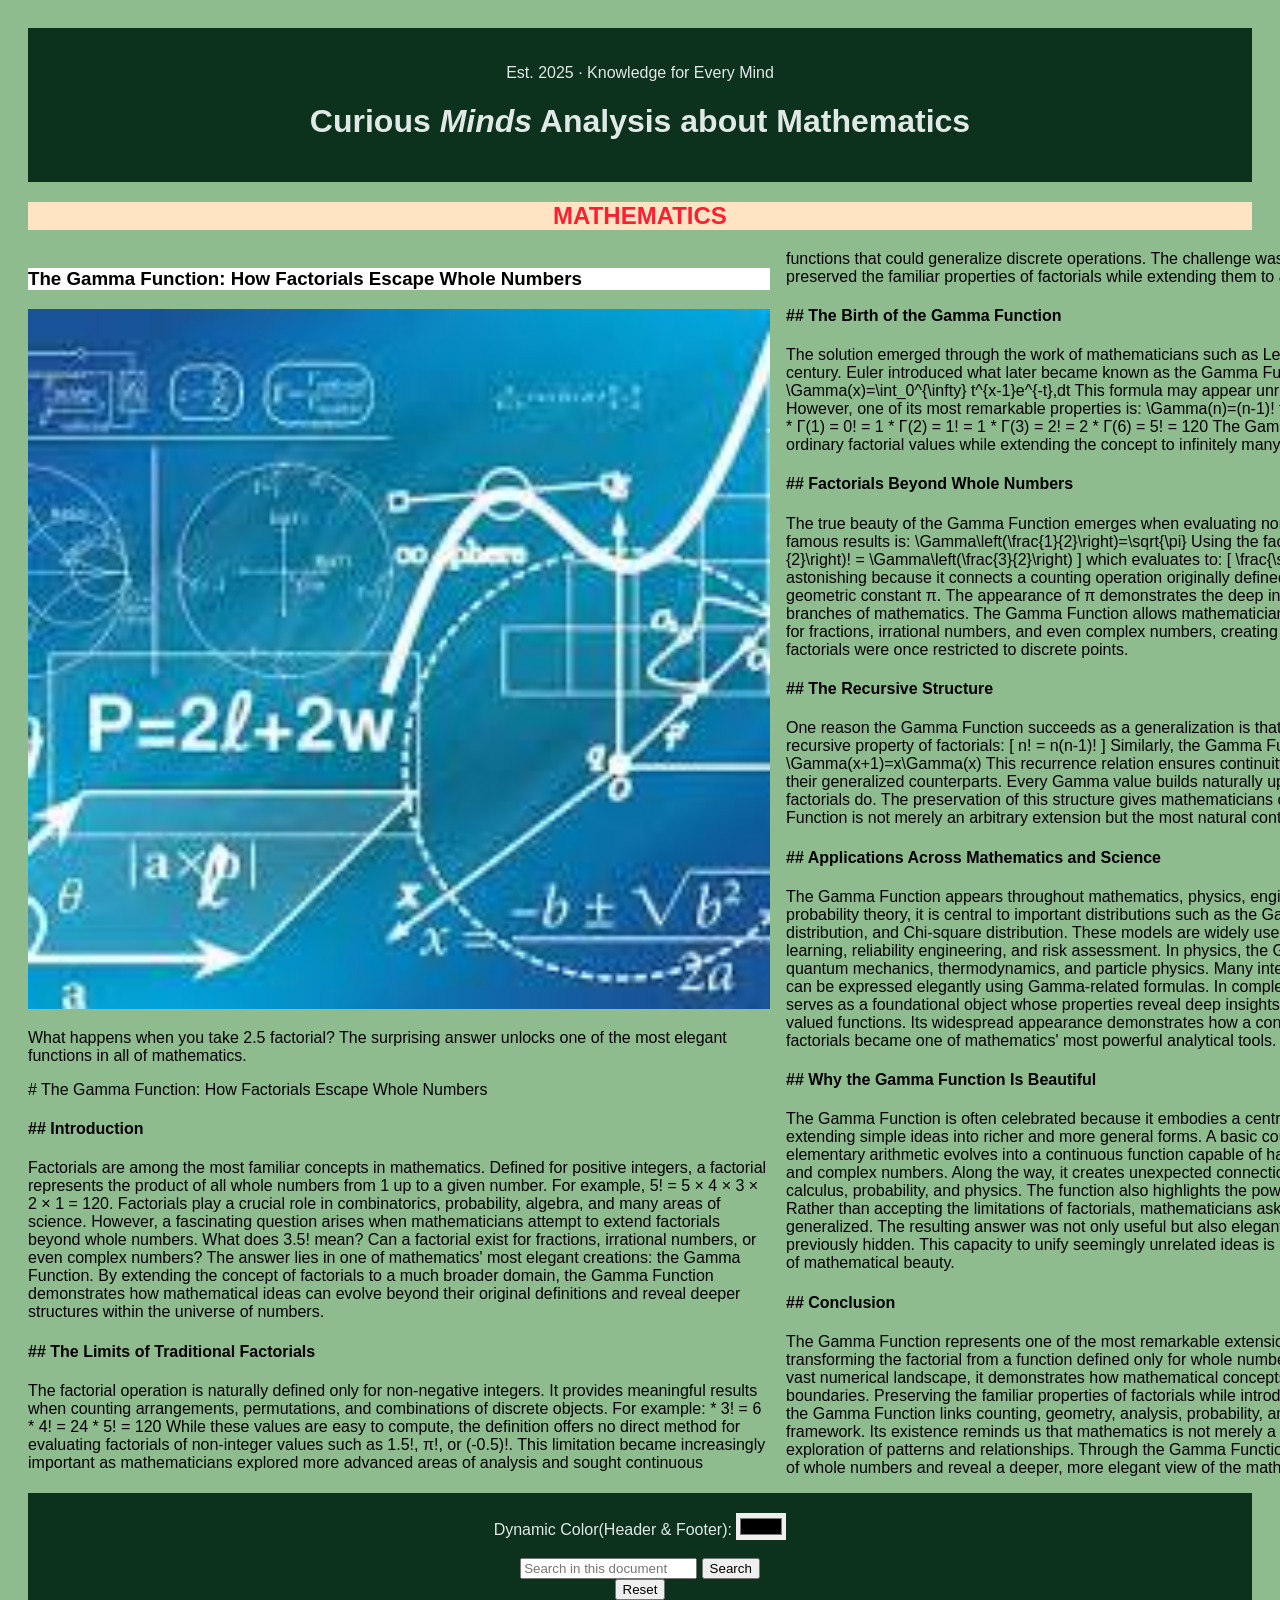
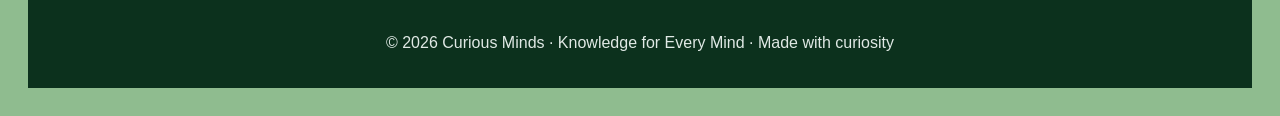
<file: src/html_files/maths.html>
<!DOCTYPE html>
<html lang="en">
<head>
    <meta charset="UTF-8">
    <meta name="viewport" content="width=device-width, initial-scale=1.0">
    <title>Mathematics</title>

    <style>
        header,footer {
            text-align: center;
            background-color: rgb(12, 49, 29);
            color:#e0e9e5;
            padding: 20px;
            margin:0rem ;
        }

                body {
                font-family: Arial, sans-serif;
                padding: 20px;
            }

            mark {
                background-color: yellow;
                color: black;
            }

            h1{
                color:"#FFFf2F";
            }

    </style>


</head>
<body id="pageContent"  style="background-color:darkseagreen;">
    
    <header id="pageHeader" name="pageHeader">
        <p>Est. 2025 · Knowledge for Every Mind</p>
        <h1 color="#Fd1f2F">Curious <em>Minds</em> Analysis about Mathematics</h1>
    </header>

    <h2 id="heading2" style="color:#Fd1f2F; background-color: bisque; text-align: center;">MATHEMATICS</h2>
    <div id="fileContent" style="width:1500px; column-gap: normal; column-count: 2; column-width:500px; column-height:auto">

        <h3 style="color:black; background-color:white; text-align: left;">The Gamma Function: How Factorials Escape Whole Numbers</h2>
        <img style="width:100%; height:100%; align-content:center"  src="../../media/image/maths.jpg" style="align-content:center" alt="Arrangment with Bookplants">
        <p style="color:black">What happens when you take 2.5 factorial? The surprising answer unlocks one of the most elegant functions in all of mathematics.</p>
        <p># The Gamma Function: How Factorials Escape Whole Numbers

            <h4>## Introduction</h4>

            Factorials are among the most familiar concepts in mathematics. Defined for positive integers, a factorial represents
            the product of all whole numbers from 1 up to a given number. For example, 5! = 5 × 4 × 3 × 2 × 1 = 120. Factorials play
            a crucial role in combinatorics, probability, algebra, and many areas of science. However, a fascinating question arises
            when mathematicians attempt to extend factorials beyond whole numbers. What does 3.5! mean? Can a factorial exist for
            fractions, irrational numbers, or even complex numbers? The answer lies in one of mathematics' most elegant creations:
            the Gamma Function. By extending the concept of factorials to a much broader domain, the Gamma Function demonstrates how
            mathematical ideas can evolve beyond their original definitions and reveal deeper structures within the universe of
            numbers.

            <h4>## The Limits of Traditional Factorials</h4>

            The factorial operation is naturally defined only for non-negative integers. It provides meaningful results when
            counting arrangements, permutations, and combinations of discrete objects.

            For example:

            * 3! = 6
            * 4! = 24
            * 5! = 120

            While these values are easy to compute, the definition offers no direct method for evaluating factorials of non-integer
            values such as 1.5!, π!, or (-0.5)!.

            This limitation became increasingly important as mathematicians explored more advanced areas of analysis and sought
            continuous functions that could generalize discrete operations. The challenge was to create a function that preserved
            the familiar properties of factorials while extending them to a broader class of numbers.

            <h4>## The Birth of the Gamma Function</h4>

            The solution emerged through the work of mathematicians such as Leonhard Euler in the eighteenth century. Euler
            introduced what later became known as the Gamma Function, defined by the integral:

            \Gamma(x)=\int_0^{\infty} t^{x-1}e^{-t},dt

            This formula may appear unrelated to factorials at first glance. However, one of its most remarkable properties is:

            \Gamma(n)=(n-1)!

            for every positive integer (n).

            Thus:

            * Γ(1) = 0! = 1
            * Γ(2) = 1! = 1
            * Γ(3) = 2! = 2
            * Γ(6) = 5! = 120

            The Gamma Function perfectly reproduces ordinary factorial values while extending the concept to infinitely many
            additional numbers.

            <h4>## Factorials Beyond Whole Numbers</h4>

            The true beauty of the Gamma Function emerges when evaluating non-integer values.

            One of the most famous results is:

            \Gamma\left(\frac{1}{2}\right)=\sqrt{\pi}

            Using the factorial relationship:

            [
            \left(\frac{1}{2}\right)! = \Gamma\left(\frac{3}{2}\right)
            ]

            which evaluates to:

            [
            \frac{\sqrt{\pi}}{2}
            ]

            This result is astonishing because it connects a counting operation originally defined for whole numbers with the
            geometric constant π. The appearance of π demonstrates the deep interconnectedness of different branches of mathematics.

            The Gamma Function allows mathematicians to compute factorial-like values for fractions, irrational numbers, and even
            complex numbers, creating a smooth continuum where factorials were once restricted to discrete points.

            <h4>## The Recursive Structure</h4>

            One reason the Gamma Function succeeds as a generalization is that it preserves the essential recursive property of
            factorials:

            [
            n! = n(n-1)!
            ]

            Similarly, the Gamma Function satisfies:

            \Gamma(x+1)=x\Gamma(x)

            This recurrence relation ensures continuity between traditional factorials and their generalized counterparts. Every
            Gamma value builds naturally upon previous values, just as factorials do.

            The preservation of this structure gives mathematicians confidence that the Gamma Function is not merely an arbitrary
            extension but the most natural continuation of the factorial concept.

            <h4>## Applications Across Mathematics and Science</h4>

            The Gamma Function appears throughout mathematics, physics, engineering, and statistics.

            In probability theory, it is central to important distributions such as the Gamma distribution, Beta distribution, and
            Chi-square distribution. These models are widely used in data analysis, machine learning, reliability engineering, and
            risk assessment.

            In physics, the Gamma Function emerges in quantum mechanics, thermodynamics, and particle physics. Many integrals
            describing physical systems can be expressed elegantly using Gamma-related formulas.

            In complex analysis, the Gamma Function serves as a foundational object whose properties reveal deep insights into the
            behavior of complex-valued functions.

            Its widespread appearance demonstrates how a concept originally designed to extend factorials became one of mathematics'
            most powerful analytical tools.

            <h4>## Why the Gamma Function Is Beautiful</h4>

            The Gamma Function is often celebrated because it embodies a central theme in mathematics: extending simple ideas into
            richer and more general forms.

            A basic counting operation used in elementary arithmetic evolves into a continuous function capable of handling
            fractions, irrational values, and complex numbers. Along the way, it creates unexpected connections between algebra,
            geometry, calculus, probability, and physics.

            The function also highlights the power of mathematical abstraction. Rather than accepting the limitations of factorials,
            mathematicians asked how the concept might be generalized. The resulting answer was not only useful but also elegant,
            revealing patterns that were previously hidden.

            This capacity to unify seemingly unrelated ideas is one of the defining characteristics of mathematical beauty.

            <h4>## Conclusion</h4>

            The Gamma Function represents one of the most remarkable extensions in mathematics. By transforming the factorial from a
            function defined only for whole numbers into one that applies across a vast numerical landscape, it demonstrates how
            mathematical concepts can transcend their original boundaries. Preserving the familiar properties of factorials while
            introducing profound new connections, the Gamma Function links counting, geometry, analysis, probability, and physics
            within a single framework. Its existence reminds us that mathematics is not merely a collection of rules but an evolving
            exploration of patterns and relationships. Through the Gamma Function, factorials escape the confines of whole numbers
            and reveal a deeper, more elegant view of the mathematical universe.
            </p>
    </div>
    
            <footer id="pageFooter" name="pageFooter">
                <label>Dynamic Color(Header & Footer):</label>
                <input type="color" id="HeaderFooterColor"  style="border:none" value="rgb(12, 49, 29)" name="HeaderFooterColor" onchange="setdynamicColor()";>
            
                <script>                
                    document.getElementById("HeaderFooterColor").addEventListener("input", function()
                    {
                    
                        document.getElementById("pageHeader").style.backgroundColor = this.value;
                        document.getElementById("pageFooter").style.backgroundColor = this.value;
                        document.getElementById("pageContent").style.backgroundColor = "#FFFFFF";
                        document.getElementById("heading2").style.color = this.value;
                    });
                </script>

                
                <br><br>
         
            
                <input name="searchInput" id="searchInput" placeholder="Search in this document" type="search">
                <button type="search" onclick="highlightText()">Search</button>
                <form>
                    <button type="reset" onclick="clearHighlight()">Reset</button>                
                </form>

            <script>
                    function clearHighlight() 
                    {
                        const content = document.getElementById("fileContent");
                        const clrtext = "";

                        content.innerHTML = content.innerHTML
                            .replace(/<mark>/g, "")
                            .replace(/<\/mark>/g, "");
                    }

                    function highlightText() 
                    {
                        const searchTerm = document.getElementById("searchInput").value.trim();

                        clearHighlight();

                        if (!searchTerm) return;

                        const content = document.getElementById("fileContent");

                        const regex = new RegExp(searchTerm, "gi");

                        content.innerHTML = content.innerHTML.replace(
                            regex,
                            match => `<mark>${match}</mark>`
                        );
                    }
                
                    function Hig()
                    {
                        const searchTerm = document.getElementById("searchInput").value;
                        const content = document.getElementById("fileContent");

                        // Remove previous highlights
                        const originalText = content.textContent;
                        content.innerHTML = originalText;

                        if (searchTerm.trim() === "") return;

                        const regex = new RegExp(searchTerm, "gi");

                        content.innerHTML = originalText.replace(
                            regex,
                            match => `<mark>${match}</mark>`
                        );
                    }
                </script>

            <br>
            <p>© 2026 <span>Curious Minds</span> · Knowledge for Every Mind · Made with curiosity</p>
        </footer>

        
</body>
</html>
</file>
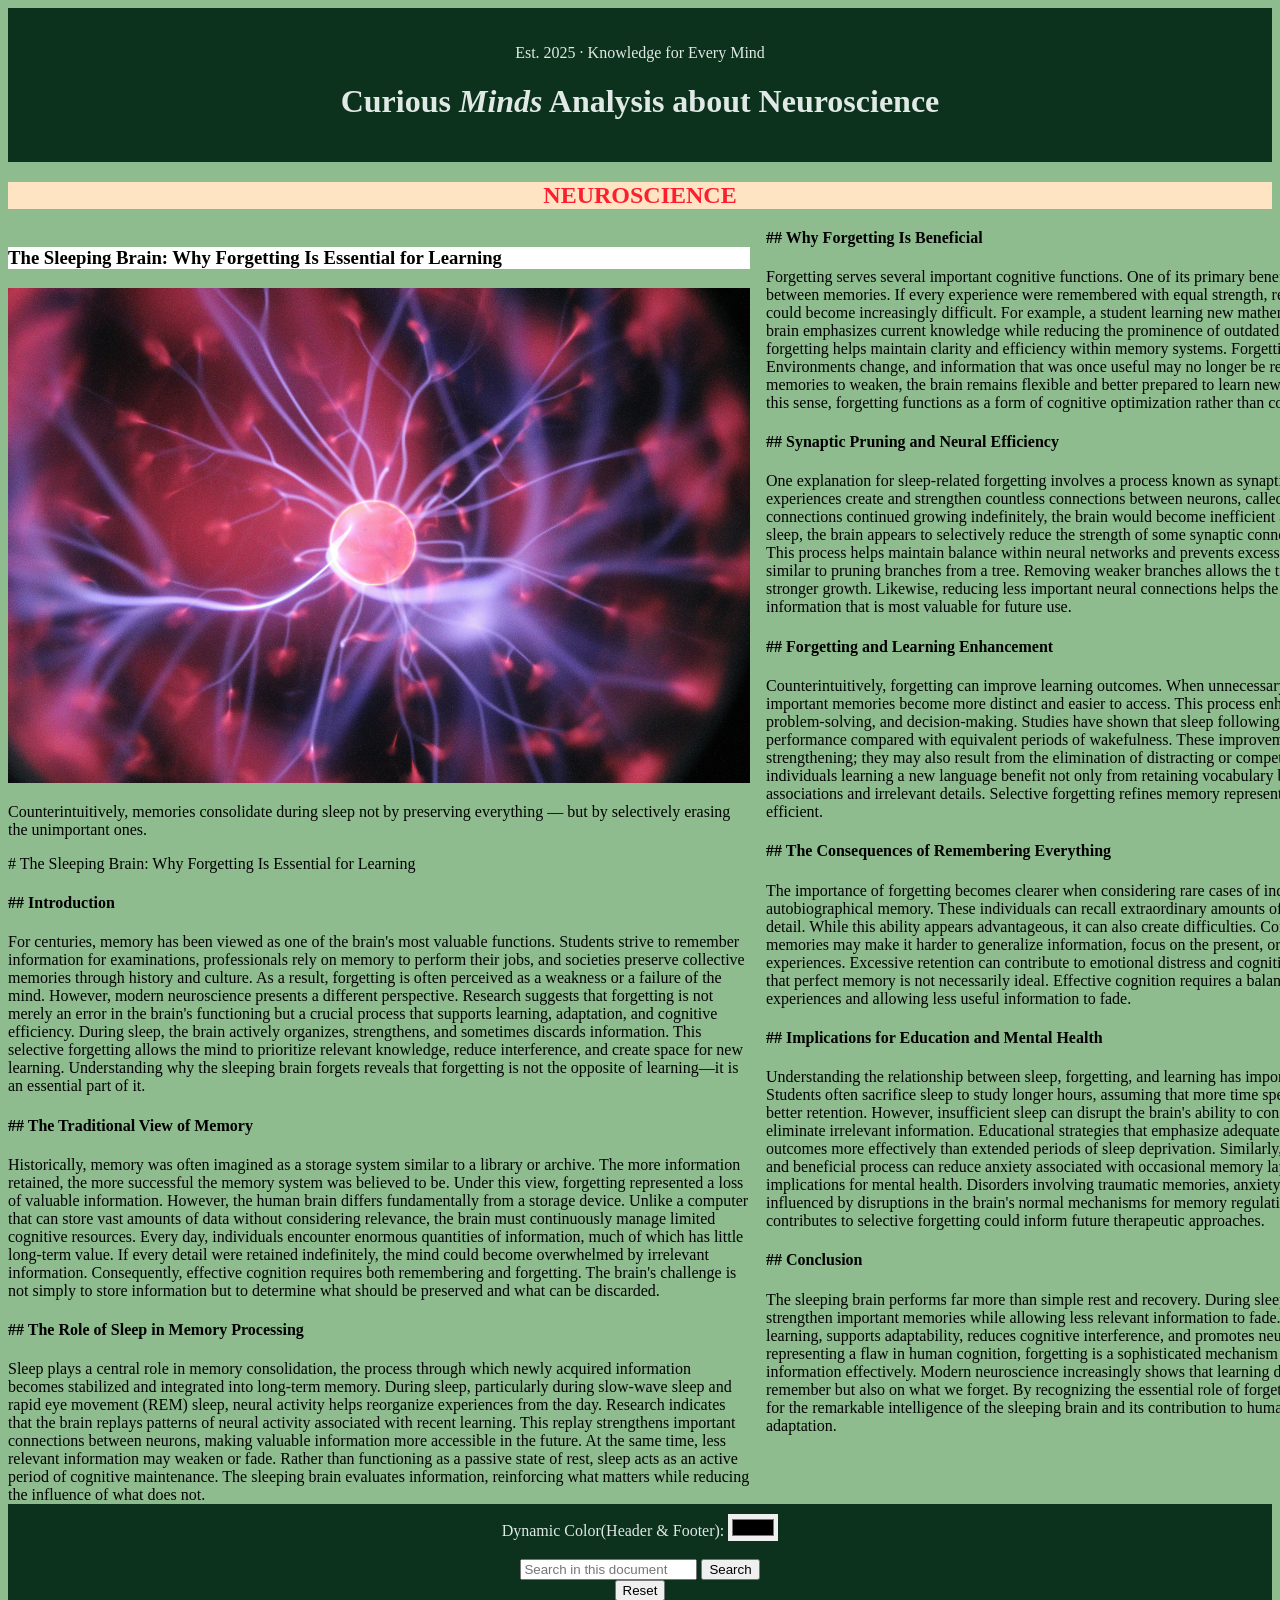
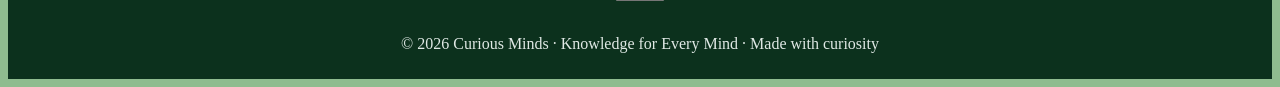
<file: src/html_files/neuroscience.html>
<!DOCTYPE html>
<html lang="en">
<head>
    <meta charset="UTF-8">
    <meta name="viewport" content="width=device-width, initial-scale=1.0">
    <title>Neuroscience</title>
    <style>
        header {
            text-align: center;
            background-color: rgb(12, 49, 29);
            color:#e0e9e5;
            padding: 20px;
            margin:0rem ;
        }

        footer {
            text-align: center;
            background-color: rgb(12, 49, 29);
            color:#e0e9e5;
            padding: 10px;
            margin: 0rem;
        }
    </style>

</head>

<body id="pageContent"  style="background-color:darkseagreen;">
    <header id="pageHeader" name="pageHeader">

        <p>Est. 2025 · Knowledge for Every Mind</p>
        <h1 color="#Fd1f2F">Curious <em>Minds</em> Analysis about Neuroscience</h1>
    </header>

    <h2 id="heading2" style="color:#Fd1f2F; background-color: bisque; text-align: center;">NEUROSCIENCE</h2>
    <div id="fileContent" style="width:1500px; column-gap: normal; column-count: 2; column-width:500px; column-height:auto">

        <h3 style="color:black; background-color:white; text-align: left;">The Sleeping Brain: Why Forgetting Is Essential for Learning</h2>
        <img style="width:100%; height:100%; align-content:center" src="../../media/image/neuroscience.jpg" style="align-content:center" alt="Reveal neuroscience">
        <p style="color:black">Counterintuitively, memories consolidate during sleep not by preserving everything — but by selectively erasing the unimportant ones.</p>
        <p># The Sleeping Brain: Why Forgetting Is Essential for Learning

            <h4>## Introduction</h4>
            
            For centuries, memory has been viewed as one of the brain's most valuable functions. Students strive to remember
            information for examinations, professionals rely on memory to perform their jobs, and societies preserve collective
            memories through history and culture. As a result, forgetting is often perceived as a weakness or a failure of the mind.
            However, modern neuroscience presents a different perspective. Research suggests that forgetting is not merely an error
            in the brain's functioning but a crucial process that supports learning, adaptation, and cognitive efficiency. During
            sleep, the brain actively organizes, strengthens, and sometimes discards information. This selective forgetting allows
            the mind to prioritize relevant knowledge, reduce interference, and create space for new learning. Understanding why the
            sleeping brain forgets reveals that forgetting is not the opposite of learning—it is an essential part of it.
            
            <h4>## The Traditional View of Memory</h4>
            
            Historically, memory was often imagined as a storage system similar to a library or archive. The more information
            retained, the more successful the memory system was believed to be. Under this view, forgetting represented a loss of
            valuable information.
            
            However, the human brain differs fundamentally from a storage device. Unlike a computer that can store vast amounts of
            data without considering relevance, the brain must continuously manage limited cognitive resources. Every day,
            individuals encounter enormous quantities of information, much of which has little long-term value. If every detail were
            retained indefinitely, the mind could become overwhelmed by irrelevant information.
            
            Consequently, effective cognition requires both remembering and forgetting. The brain's challenge is not simply to store
            information but to determine what should be preserved and what can be discarded.
            
            <h4>## The Role of Sleep in Memory Processing</h4>
            
            Sleep plays a central role in memory consolidation, the process through which newly acquired information becomes
            stabilized and integrated into long-term memory. During sleep, particularly during slow-wave sleep and rapid eye
            movement (REM) sleep, neural activity helps reorganize experiences from the day.
            
            Research indicates that the brain replays patterns of neural activity associated with recent learning. This replay
            strengthens important connections between neurons, making valuable information more accessible in the future. At the
            same time, less relevant information may weaken or fade.
            
            Rather than functioning as a passive state of rest, sleep acts as an active period of cognitive maintenance. The
            sleeping brain evaluates information, reinforcing what matters while reducing the influence of what does not.
            
            <h4>## Why Forgetting Is Beneficial</h4>
            
            Forgetting serves several important cognitive functions. One of its primary benefits is reducing interference between
            memories. If every experience were remembered with equal strength, retrieving relevant information could become
            increasingly difficult.
            
            For example, a student learning new mathematical formulas benefits when the brain emphasizes current knowledge while
            reducing the prominence of outdated or irrelevant information. Selective forgetting helps maintain clarity and
            efficiency within memory systems.
            
            Forgetting also supports adaptability. Environments change, and information that was once useful may no longer be
            relevant. By allowing outdated memories to weaken, the brain remains flexible and better prepared to learn new skills,
            concepts, and behaviors.
            
            In this sense, forgetting functions as a form of cognitive optimization rather than cognitive failure.
            
            <h4>## Synaptic Pruning and Neural Efficiency</h4>
            
            One explanation for sleep-related forgetting involves a process known as synaptic pruning. Throughout the day,
            experiences create and strengthen countless connections between neurons, called synapses. If all synaptic connections
            continued growing indefinitely, the brain would become inefficient and energetically costly.
            
            During sleep, the brain appears to selectively reduce the strength of some synaptic connections while preserving others.
            This process helps maintain balance within neural networks and prevents excessive neural activity.
            
            The concept is similar to pruning branches from a tree. Removing weaker branches allows the tree to direct resources
            toward stronger growth. Likewise, reducing less important neural connections helps the brain focus resources on
            information that is most valuable for future use.
            
            <h4>## Forgetting and Learning Enhancement</h4>
            
            Counterintuitively, forgetting can improve learning outcomes. When unnecessary information is removed, important
            memories become more distinct and easier to access. This process enhances pattern recognition, problem-solving, and
            decision-making.
            
            Studies have shown that sleep following learning often leads to improved performance compared with equivalent periods of
            wakefulness. These improvements are not solely due to memory strengthening; they may also result from the elimination of
            distracting or competing information.
            
            For example, individuals learning a new language benefit not only from retaining vocabulary but also from forgetting
            incorrect associations and irrelevant details. Selective forgetting refines memory representations, making learning more
            efficient.
            
            <h4>## The Consequences of Remembering Everything</h4>
            
            The importance of forgetting becomes clearer when considering rare cases of individuals with highly superior
            autobiographical memory. These individuals can recall extraordinary amounts of personal experience in remarkable detail.
            While this ability appears advantageous, it can also create difficulties.
            
            Constant access to vast numbers of memories may make it harder to generalize information, focus on the present, or move
            beyond negative experiences. Excessive retention can contribute to emotional distress and cognitive overload.
            
            These cases suggest that perfect memory is not necessarily ideal. Effective cognition requires a balance between
            preserving valuable experiences and allowing less useful information to fade.
            
            <h4>## Implications for Education and Mental Health</h4>
            
            Understanding the relationship between sleep, forgetting, and learning has important implications for education.
            Students often sacrifice sleep to study longer hours, assuming that more time spent reviewing information leads to
            better retention. However, insufficient sleep can disrupt the brain's ability to consolidate important memories and
            eliminate irrelevant information.
            
            Educational strategies that emphasize adequate sleep may improve learning outcomes more effectively than extended
            periods of sleep deprivation. Similarly, recognizing forgetting as a natural and beneficial process can reduce anxiety
            associated with occasional memory lapses.
            
            The findings also have implications for mental health. Disorders involving traumatic memories, anxiety, and intrusive
            thoughts may be influenced by disruptions in the brain's normal mechanisms for memory regulation. Understanding how
            sleep contributes to selective forgetting could inform future therapeutic approaches.
            
            <h4>## Conclusion</h4>
            
            The sleeping brain performs far more than simple rest and recovery. During sleep, complex neural processes strengthen
            important memories while allowing less relevant information to fade. This selective forgetting enhances learning,
            supports adaptability, reduces cognitive interference, and promotes neural efficiency. Rather than representing a flaw
            in human cognition, forgetting is a sophisticated mechanism that helps the brain manage information effectively. Modern
            neuroscience increasingly shows that learning depends not only on what we remember but also on what we forget. By
            recognizing the essential role of forgetting, we gain a deeper appreciation for the remarkable intelligence of the
            sleeping brain and its contribution to human knowledge, growth, and adaptation.
            </p>
    </div>
            <footer id="pageFooter" name="pageFooter">
                <label>Dynamic Color(Header & Footer):</label>
                <input type="color" id="HeaderFooterColor"  style="border:none" value="rgb(12, 49, 29)" name="HeaderFooterColor" onchange="setdynamicColor()";>
            
                <script>                
                    document.getElementById("HeaderFooterColor").addEventListener("input", function()
                    {
                    
                        document.getElementById("pageHeader").style.backgroundColor = this.value;
                        document.getElementById("pageFooter").style.backgroundColor = this.value;
                        document.getElementById("pageContent").style.backgroundColor = "#FFFFFF";
                        document.getElementById("heading2").style.color = this.value;
                    });
                </script>

                
                <br><br>
         
            
                <input name="searchInput" id="searchInput" placeholder="Search in this document" type="search">
                <button type="search" onclick="highlightText()">Search</button>
                <form>
                    <button type="reset" onclick="clearHighlight()">Reset</button>                
                </form>

            <script>
                    function clearHighlight() 
                    {
                        const content = document.getElementById("fileContent");
                        const clrtext = "";

                        content.innerHTML = content.innerHTML
                            .replace(/<mark>/g, "")
                            .replace(/<\/mark>/g, "");
                    }

                    function highlightText() 
                    {
                        const searchTerm = document.getElementById("searchInput").value.trim();

                        clearHighlight();

                        if (!searchTerm) return;

                        const content = document.getElementById("fileContent");

                        const regex = new RegExp(searchTerm, "gi");

                        content.innerHTML = content.innerHTML.replace(
                            regex,
                            match => `<mark>${match}</mark>`
                        );
                    }
                
                    function Hig()
                    {
                        const searchTerm = document.getElementById("searchInput").value;
                        const content = document.getElementById("fileContent");

                        // Remove previous highlights
                        const originalText = content.textContent;
                        content.innerHTML = originalText;

                        if (searchTerm.trim() === "") return;

                        const regex = new RegExp(searchTerm, "gi");

                        content.innerHTML = originalText.replace(
                            regex,
                            match => `<mark>${match}</mark>`
                        );
                    }
                </script>

            <br>
            <p>© 2026 <span>Curious Minds</span> · Knowledge for Every Mind · Made with curiosity</p>
        </footer>

        
</body>
</html>
</file>
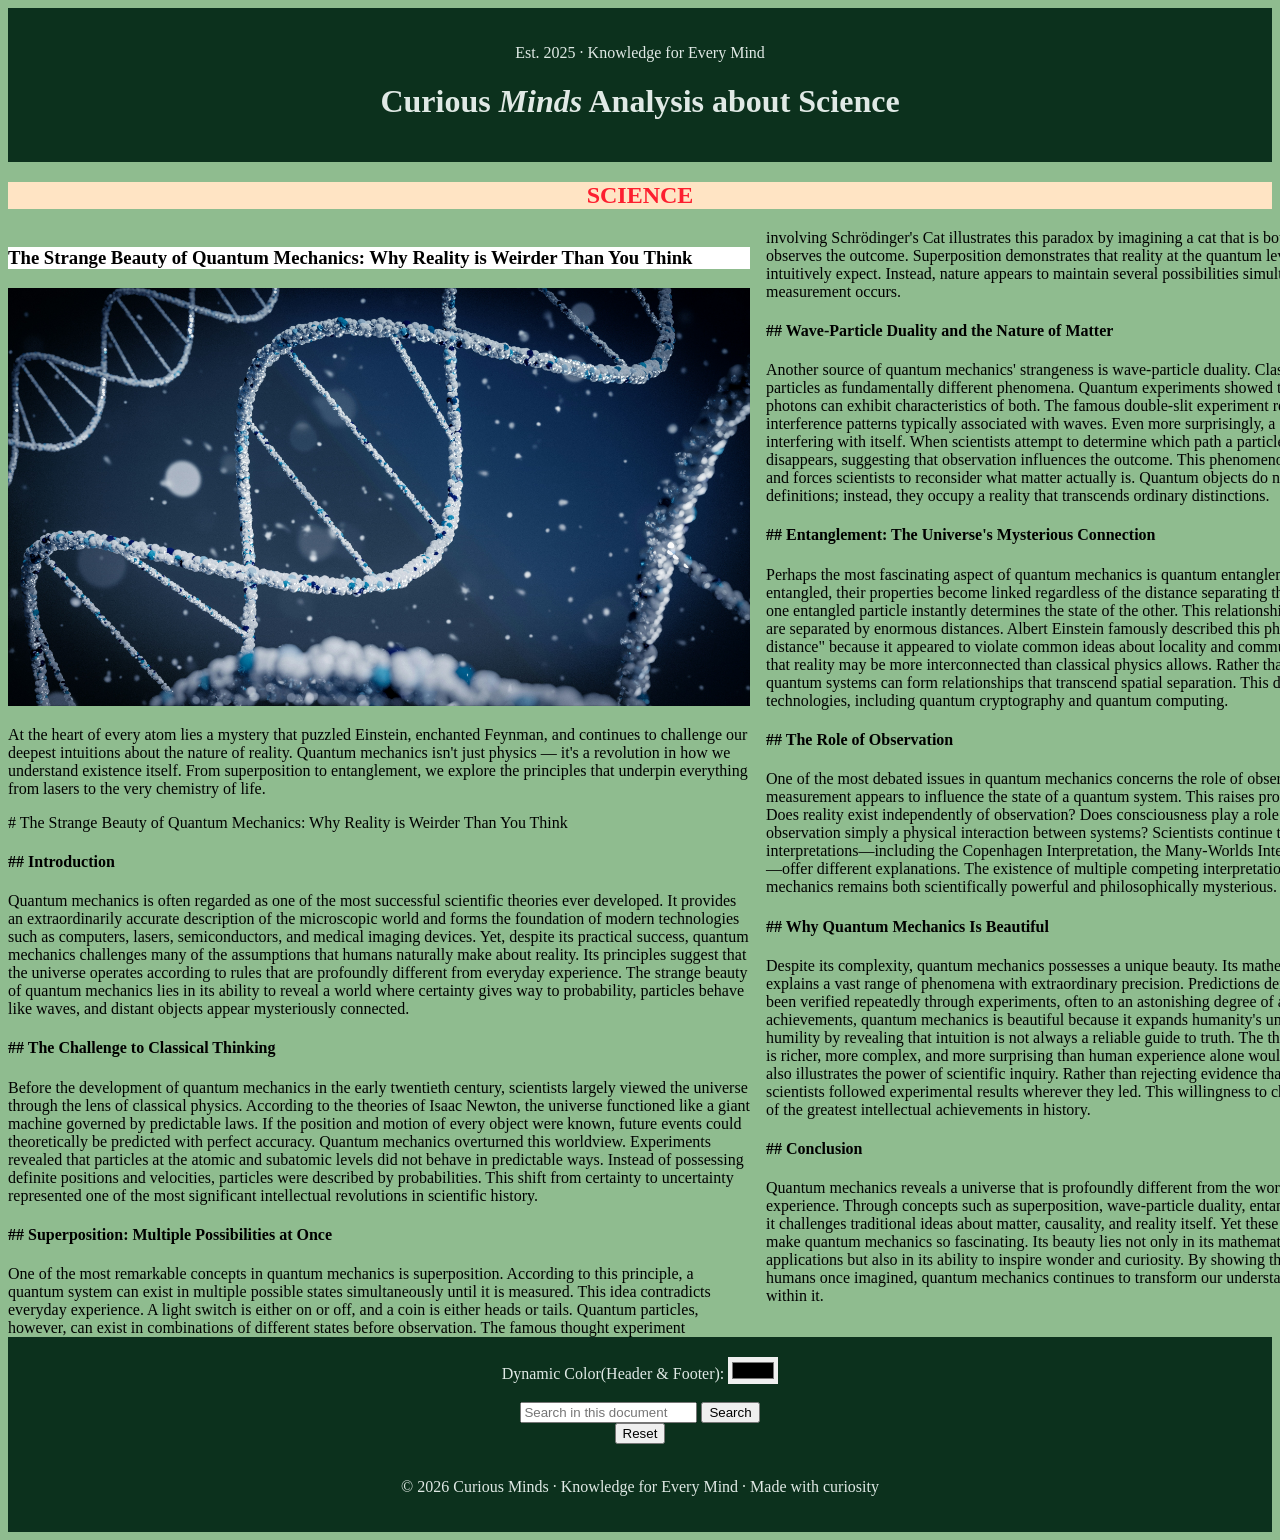
<file: src/html_files/science.html>
<!DOCTYPE html>
<html lang="en">
<head>
    <meta charset="UTF-8">
    <meta name="viewport" content="width=device-width, initial-scale=1.0">
    <title>Science</title>
    <style>
        header,footer {
            text-align: center;
            background-color: rgb(12, 49, 29);
            color:#e0e9e5;
            padding: 20px;
            margin:0rem ;
        }
    </style>

</head>

<body id="pageContent"  style="background-color:darkseagreen;">
    
    <header id="pageHeader" name="pageHeader">
        <p>Est. 2025 · Knowledge for Every Mind</p>
        <h1 color="#Fd1f2F">Curious <em>Minds</em> Analysis about Science</h1>
    </header>

    <h2 id="heading2" style="color:#Fd1f2F; background-color: bisque; text-align: center;">SCIENCE</h2>
<div id="fileContent" style="width:1500px; column-gap: normal; column-count: 2; column-width:500px; column-height:auto">
        <h3 style="color:black; background-color:white; text-align: left;">The Strange Beauty of Quantum Mechanics: Why Reality is Weirder Than You Think</h3>
        <img style="width:100%; height:100%; align-content:center" src="../../media/image/science.jpg" style="align-content:center" alt="Science">
        <p style="color:black">At the heart of every atom lies a mystery that puzzled Einstein, enchanted Feynman, and continues to challenge our deepest intuitions about the nature of reality. Quantum mechanics isn't just physics — it's a revolution in how we understand existence itself.
        From superposition to entanglement, we explore the principles that underpin everything from lasers to the very chemistry of life.
        </p>
        <p># The Strange Beauty of Quantum Mechanics: Why Reality is Weirder Than You Think
        
            <h4>## Introduction</h4>
        
            Quantum mechanics is often regarded as one of the most successful scientific theories ever developed. It provides an
            extraordinarily accurate description of the microscopic world and forms the foundation of modern technologies such
            as computers, lasers, semiconductors, and medical imaging devices. Yet, despite its practical success, quantum
            mechanics challenges many of the assumptions that humans naturally make about reality. Its principles suggest that
            the universe operates according to rules that are profoundly different from everyday experience. The strange beauty
            of quantum mechanics lies in its ability to reveal a world where certainty gives way to probability, particles
            behave like waves, and distant objects appear mysteriously connected.
        
            <h4>## The Challenge to Classical Thinking</h4>
        
            Before the development of quantum mechanics in the early twentieth century, scientists largely viewed the universe
            through the lens of classical physics. According to the theories of Isaac Newton, the universe functioned like a
            giant machine governed by predictable laws. If the position and motion of every object were known, future events
            could theoretically be predicted with perfect accuracy.
        
            Quantum mechanics overturned this worldview. Experiments revealed that particles at the atomic and subatomic levels
            did not behave in predictable ways. Instead of possessing definite positions and velocities, particles were
            described by probabilities. This shift from certainty to uncertainty represented one of the most significant
            intellectual revolutions in scientific history.
        
            <h4>## Superposition: Multiple Possibilities at Once</h4>
        
            One of the most remarkable concepts in quantum mechanics is superposition. According to this principle, a quantum
            system can exist in multiple possible states simultaneously until it is measured.
        
            This idea contradicts everyday experience. A light switch is either on or off, and a coin is either heads or tails.
            Quantum particles, however, can exist in combinations of different states before observation. The famous thought
            experiment involving Schrödinger's Cat illustrates this paradox by imagining a cat that is both alive and dead until
            someone observes the outcome.
        
            Superposition demonstrates that reality at the quantum level is not fixed in the way humans intuitively expect.
            Instead, nature appears to maintain several possibilities simultaneously until interaction or measurement occurs.
        
            <h4>## Wave-Particle Duality and the Nature of Matter</h4>
        
            Another source of quantum mechanics' strangeness is wave-particle duality. Classical physics treated waves and
            particles as fundamentally different phenomena. Quantum experiments showed that entities such as electrons and
            photons can exhibit characteristics of both.
        
            The famous double-slit experiment revealed that particles can produce interference patterns typically associated
            with waves. Even more surprisingly, a single particle appears capable of interfering with itself. When scientists
            attempt to determine which path a particle takes, the interference pattern disappears, suggesting that observation
            influences the outcome.
        
            This phenomenon challenges traditional categories and forces scientists to reconsider what matter actually is.
            Quantum objects do not fit neatly into classical definitions; instead, they occupy a reality that transcends
            ordinary distinctions.
        
            <h4>## Entanglement: The Universe's Mysterious Connection</h4>
        
            Perhaps the most fascinating aspect of quantum mechanics is quantum entanglement. When particles become entangled,
            their properties become linked regardless of the distance separating them.
        
            A measurement performed on one entangled particle instantly determines the state of the other. This relationship
            exists even when the particles are separated by enormous distances. Albert Einstein famously described this
            phenomenon as "spooky action at a distance" because it appeared to violate common ideas about locality and
            communication.
        
            Entanglement suggests that reality may be more interconnected than classical physics allows. Rather than existing as
            isolated objects, quantum systems can form relationships that transcend spatial separation. This discovery has
            inspired new technologies, including quantum cryptography and quantum computing.
        
            <h4>## The Role of Observation</h4>
        
            One of the most debated issues in quantum mechanics concerns the role of observation. In many interpretations,
            measurement appears to influence the state of a quantum system. This raises profound philosophical questions.
        
            Does reality exist independently of observation? Does consciousness play a role in determining outcomes? Or is
            observation simply a physical interaction between systems?
        
            Scientists continue to debate these questions. Various interpretations—including the Copenhagen Interpretation, the
            Many-Worlds Interpretation, and Pilot-Wave Theory—offer different explanations. The existence of multiple competing
            interpretations highlights how quantum mechanics remains both scientifically powerful and philosophically
            mysterious.
        
            <h4>## Why Quantum Mechanics Is Beautiful</h4>
        
            Despite its complexity, quantum mechanics possesses a unique beauty. Its mathematical framework successfully
            explains a vast range of phenomena with extraordinary precision. Predictions derived from quantum theory have been
            verified repeatedly through experiments, often to an astonishing degree of accuracy.
        
            Beyond its practical achievements, quantum mechanics is beautiful because it expands humanity's understanding of
            reality. It teaches humility by revealing that intuition is not always a reliable guide to truth. The theory
            demonstrates that the universe is richer, more complex, and more surprising than human experience alone would
            suggest.
        
            Quantum mechanics also illustrates the power of scientific inquiry. Rather than rejecting evidence that contradicted
            common sense, scientists followed experimental results wherever they led. This willingness to challenge assumptions
            enabled one of the greatest intellectual achievements in history.
        
            <h4>## Conclusion</h4>
        
            Quantum mechanics reveals a universe that is profoundly different from the world perceived through everyday
            experience. Through concepts such as superposition, wave-particle duality, entanglement, and quantum uncertainty, it
            challenges traditional ideas about matter, causality, and reality itself. Yet these strange features are precisely
            what make quantum mechanics so fascinating. Its beauty lies not only in its mathematical elegance and technological
            applications but also in its ability to inspire wonder and curiosity. By showing that reality is far weirder than
            humans once imagined, quantum mechanics continues to transform our understanding of the cosmos and our place within
            it.
        </p>
    </div>
            <footer id="pageFooter" name="pageFooter">
                <label>Dynamic Color(Header & Footer):</label>
                <input type="color" id="HeaderFooterColor"  style="border:none" value="rgb(12, 49, 29)" name="HeaderFooterColor" onchange="setdynamicColor()";>
            
                <script>                
                    document.getElementById("HeaderFooterColor").addEventListener("input", function()
                    {
                    
                        document.getElementById("pageHeader").style.backgroundColor = this.value;
                        document.getElementById("pageFooter").style.backgroundColor = this.value;
                        document.getElementById("pageContent").style.backgroundColor = "#FFFFFF";
                        document.getElementById("heading2").style.color = this.value;
                    });
                </script>

                
                <br><br>
         
            
                <input name="searchInput" id="searchInput" placeholder="Search in this document" type="search">
                <button type="search" onclick="highlightText()">Search</button>
                <form>
                    <button type="reset" onclick="clearHighlight()">Reset</button>                
                </form>

            <script>
                    function clearHighlight() 
                    {
                        const content = document.getElementById("fileContent");
                        const clrtext = "";

                        content.innerHTML = content.innerHTML
                            .replace(/<mark>/g, "")
                            .replace(/<\/mark>/g, "");
                    }

                    function highlightText() 
                    {
                        const searchTerm = document.getElementById("searchInput").value.trim();

                        clearHighlight();

                        if (!searchTerm) return;

                        const content = document.getElementById("fileContent");

                        const regex = new RegExp(searchTerm, "gi");

                        content.innerHTML = content.innerHTML.replace(
                            regex,
                            match => `<mark>${match}</mark>`
                        );
                    }
                
                    function Hig()
                    {
                        const searchTerm = document.getElementById("searchInput").value;
                        const content = document.getElementById("fileContent");

                        // Remove previous highlights
                        const originalText = content.textContent;
                        content.innerHTML = originalText;

                        if (searchTerm.trim() === "") return;

                        const regex = new RegExp(searchTerm, "gi");

                        content.innerHTML = originalText.replace(
                            regex,
                            match => `<mark>${match}</mark>`
                        );
                    }
                </script>

            <br>
            <p>© 2026 <span>Curious Minds</span> · Knowledge for Every Mind · Made with curiosity</p>
        </footer>

        
</body>
</html>
</file>
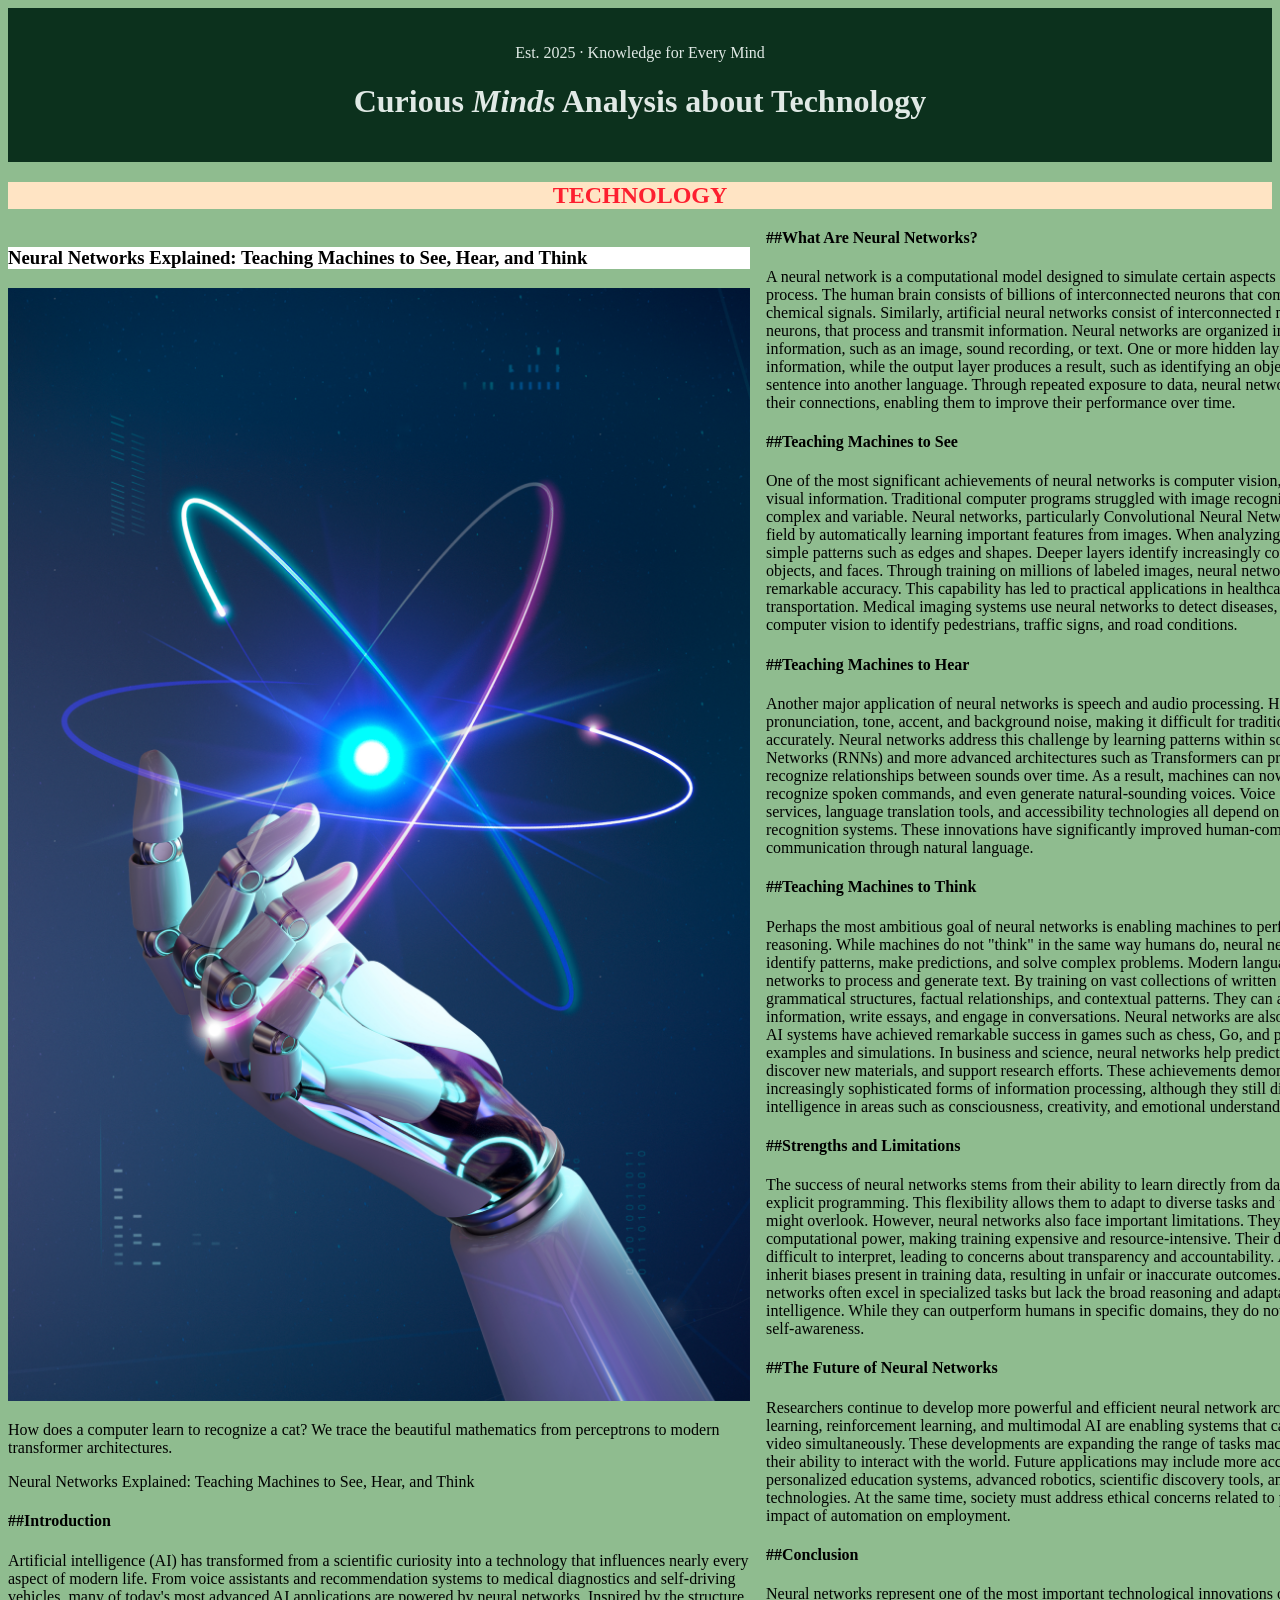
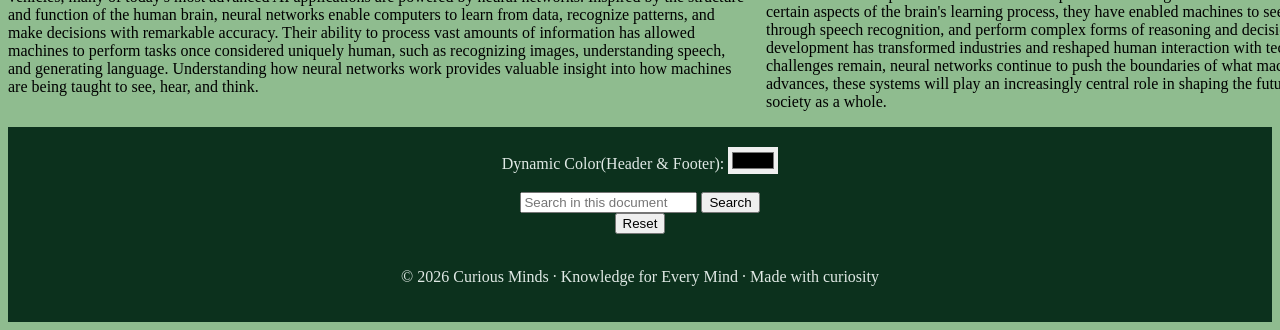
<file: src/html_files/technology.html>
<!DOCTYPE html>
<html lang="en">
<head>
    <meta charset="UTF-8">
    <meta name="viewport" content="width=device-width, initial-scale=1.0">
    <title>Technology</title>
    <style>
        header,footer {
            text-align: center;
            background-color: rgb(12, 49, 29);
            color:#e0e9e5;
            padding: 20px;
            margin:0rem ;
        }

    </style>

</head>

<body id="pageContent"  style="background-color:darkseagreen;"> 
    <header id="pageHeader" name="pageHeader">

        <p>Est. 2025 · Knowledge for Every Mind</p>
        <h1 color="#Fd1f2F">Curious <em>Minds</em> Analysis about Technology</h1>
    </header>

    <h2 id="heading2" style="color:#Fd1f2F; background-color: bisque; text-align: center;">TECHNOLOGY</h2>
    <div id="fileContent" style="width:1500px; column-gap: normal; column-count: 2; column-width:500px; column-height:auto">
        <h3 style="color:black; background-color:white; text-align: left;">Neural Networks Explained: Teaching Machines to See, Hear, and Think</h3>
        <img style="width:100%; height:100%; align-content:center;"  src="../../media/image/techai.jpg" style="align-content:center" alt="Technology">
        <p style="color:black">How does a computer learn to recognize a cat? We trace the beautiful mathematics from perceptrons to modern transformer architectures.</p>
        <p>Neural Networks Explained: Teaching Machines to See, Hear, and Think
            <h4>##Introduction</h4>

            Artificial intelligence (AI) has transformed from a scientific curiosity into a technology that influences nearly every
            aspect of modern life. From voice assistants and recommendation systems to medical diagnostics and self-driving
            vehicles, many of today's most advanced AI applications are powered by neural networks. Inspired by the structure and
            function of the human brain, neural networks enable computers to learn from data, recognize patterns, and make decisions
            with remarkable accuracy. Their ability to process vast amounts of information has allowed machines to perform tasks
            once considered uniquely human, such as recognizing images, understanding speech, and generating language. Understanding
            how neural networks work provides valuable insight into how machines are being taught to see, hear, and think.

            <h4>##What Are Neural Networks?</h4>

            A neural network is a computational model designed to simulate certain aspects of the human brain's learning process.
            The human brain consists of billions of interconnected neurons that communicate through electrical and chemical signals.
            Similarly, artificial neural networks consist of interconnected nodes, often called artificial neurons, that process and
            transmit information.

            Neural networks are organized into layers. The input layer receives information, such as an image, sound recording, or
            text. One or more hidden layers analyze and transform this information, while the output layer produces a result, such
            as identifying an object in a photograph or translating a sentence into another language. Through repeated exposure to
            data, neural networks learn to adjust the strength of their connections, enabling them to improve their performance over
            time.

            <h4>##Teaching Machines to See</h4>

            One of the most significant achievements of neural networks is computer vision, the ability of machines to interpret
            visual information. Traditional computer programs struggled with image recognition because visual data is highly complex
            and variable. Neural networks, particularly Convolutional Neural Networks (CNNs), revolutionized this field by
            automatically learning important features from images.

            When analyzing a photograph, a CNN first detects simple patterns such as edges and shapes. Deeper layers identify
            increasingly complex features, including textures, objects, and faces. Through training on millions of labeled images,
            neural networks learn to recognize patterns with remarkable accuracy.

            This capability has led to practical applications in healthcare, security, manufacturing, and transportation. Medical
            imaging systems use neural networks to detect diseases, while autonomous vehicles rely on computer vision to identify
            pedestrians, traffic signs, and road conditions.

            <h4>##Teaching Machines to Hear</h4>

            Another major application of neural networks is speech and audio processing. Human speech contains variations in
            pronunciation, tone, accent, and background noise, making it difficult for traditional software to interpret accurately.

            Neural networks address this challenge by learning patterns within sound waves. Recurrent Neural Networks (RNNs) and
            more advanced architectures such as Transformers can process sequences of audio data and recognize relationships between
            sounds over time.

            As a result, machines can now convert speech into text, recognize spoken commands, and even generate natural-sounding
            voices. Voice assistants, automated transcription services, language translation tools, and accessibility technologies
            all depend on neural network-based speech recognition systems. These innovations have significantly improved
            human-computer interaction by allowing communication through natural language.

            <h4>##Teaching Machines to Think</h4>

            Perhaps the most ambitious goal of neural networks is enabling machines to perform tasks associated with human
            reasoning. While machines do not "think" in the same way humans do, neural networks can analyze information, identify
            patterns, make predictions, and solve complex problems.

            Modern language models use deep neural networks to process and generate text. By training on vast collections of written
            material, these systems learn grammatical structures, factual relationships, and contextual patterns. They can answer
            questions, summarize information, write essays, and engage in conversations.

            Neural networks are also used in strategic decision-making. AI systems have achieved remarkable success in games such as
            chess, Go, and poker by learning from millions of examples and simulations. In business and science, neural networks
            help predict market trends, optimize logistics, discover new materials, and support research efforts.

            These achievements demonstrate that machines can perform increasingly sophisticated forms of information processing,
            although they still differ fundamentally from human intelligence in areas such as consciousness, creativity, and
            emotional understanding.

            <h4>##Strengths and Limitations</h4>

            The success of neural networks stems from their ability to learn directly from data rather than relying solely on
            explicit programming. This flexibility allows them to adapt to diverse tasks and uncover patterns that humans might
            overlook.

            However, neural networks also face important limitations. They require large amounts of data and computational power,
            making training expensive and resource-intensive. Their decision-making processes can be difficult to interpret, leading
            to concerns about transparency and accountability. Additionally, neural networks may inherit biases present in training
            data, resulting in unfair or inaccurate outcomes.

            Another challenge is that neural networks often excel in specialized tasks but lack the broad reasoning and adaptability
            associated with human intelligence. While they can outperform humans in specific domains, they do not possess genuine
            understanding or self-awareness.

            <h4>##The Future of Neural Networks</h4>

            Researchers continue to develop more powerful and efficient neural network architectures. Advances in deep learning,
            reinforcement learning, and multimodal AI are enabling systems that can process text, images, audio, and video
            simultaneously. These developments are expanding the range of tasks machines can perform and improving their ability to
            interact with the world.

            Future applications may include more accurate medical diagnostics, personalized education systems, advanced robotics,
            scientific discovery tools, and enhanced communication technologies. At the same time, society must address ethical
            concerns related to privacy, fairness, security, and the impact of automation on employment.

            <h4>##Conclusion</h4>

            Neural networks represent one of the most important technological innovations of the modern era. By mimicking certain
            aspects of the brain's learning process, they have enabled machines to see through computer vision, hear through speech
            recognition, and perform complex forms of reasoning and decision-making. Their rapid development has transformed
            industries and reshaped human interaction with technology. Although significant challenges remain, neural networks
            continue to push the boundaries of what machines can achieve. As research advances, these systems will play an
            increasingly central role in shaping the future of artificial intelligence and society as a whole.</p>
    </div>

            <footer id="pageFooter" name="pageFooter">
                <label>Dynamic Color(Header & Footer):</label>
                <input type="color" id="HeaderFooterColor"  style="border:none" value="rgb(12, 49, 29)" name="HeaderFooterColor" onchange="setdynamicColor()";>
            
                <script>                
                    document.getElementById("HeaderFooterColor").addEventListener("input", function()
                    {
                    
                        document.getElementById("pageHeader").style.backgroundColor = this.value;
                        document.getElementById("pageFooter").style.backgroundColor = this.value;
                        document.getElementById("pageContent").style.backgroundColor = "#FFFFFF";
                        document.getElementById("heading2").style.color = this.value;
                    });
                </script>

                
                <br><br>
         
            
                <input name="searchInput" id="searchInput" placeholder="Search in this document" type="search">
                <button type="search" onclick="highlightText()">Search</button>
                <form>
                    <button type="reset" onclick="clearHighlight()">Reset</button>                
                </form>

            <script>
                    function clearHighlight() 
                    {
                        const content = document.getElementById("fileContent");
                        const clrtext = "";

                        content.innerHTML = content.innerHTML
                            .replace(/<mark>/g, "")
                            .replace(/<\/mark>/g, "");
                    }

                    function highlightText() 
                    {
                        const searchTerm = document.getElementById("searchInput").value.trim();

                        clearHighlight();

                        if (!searchTerm) return;

                        const content = document.getElementById("fileContent");

                        const regex = new RegExp(searchTerm, "gi");

                        content.innerHTML = content.innerHTML.replace(
                            regex,
                            match => `<mark>${match}</mark>`
                        );
                    }
                
                    function Hig()
                    {
                        const searchTerm = document.getElementById("searchInput").value;
                        const content = document.getElementById("fileContent");

                        // Remove previous highlights
                        const originalText = content.textContent;
                        content.innerHTML = originalText;

                        if (searchTerm.trim() === "") return;

                        const regex = new RegExp(searchTerm, "gi");

                        content.innerHTML = originalText.replace(
                            regex,
                            match => `<mark>${match}</mark>`
                        );
                    }
                </script>

            <br>
            <p>© 2026 <span>Curious Minds</span> · Knowledge for Every Mind · Made with curiosity</p>
        </footer>

        
</body>
</html>
</file>
